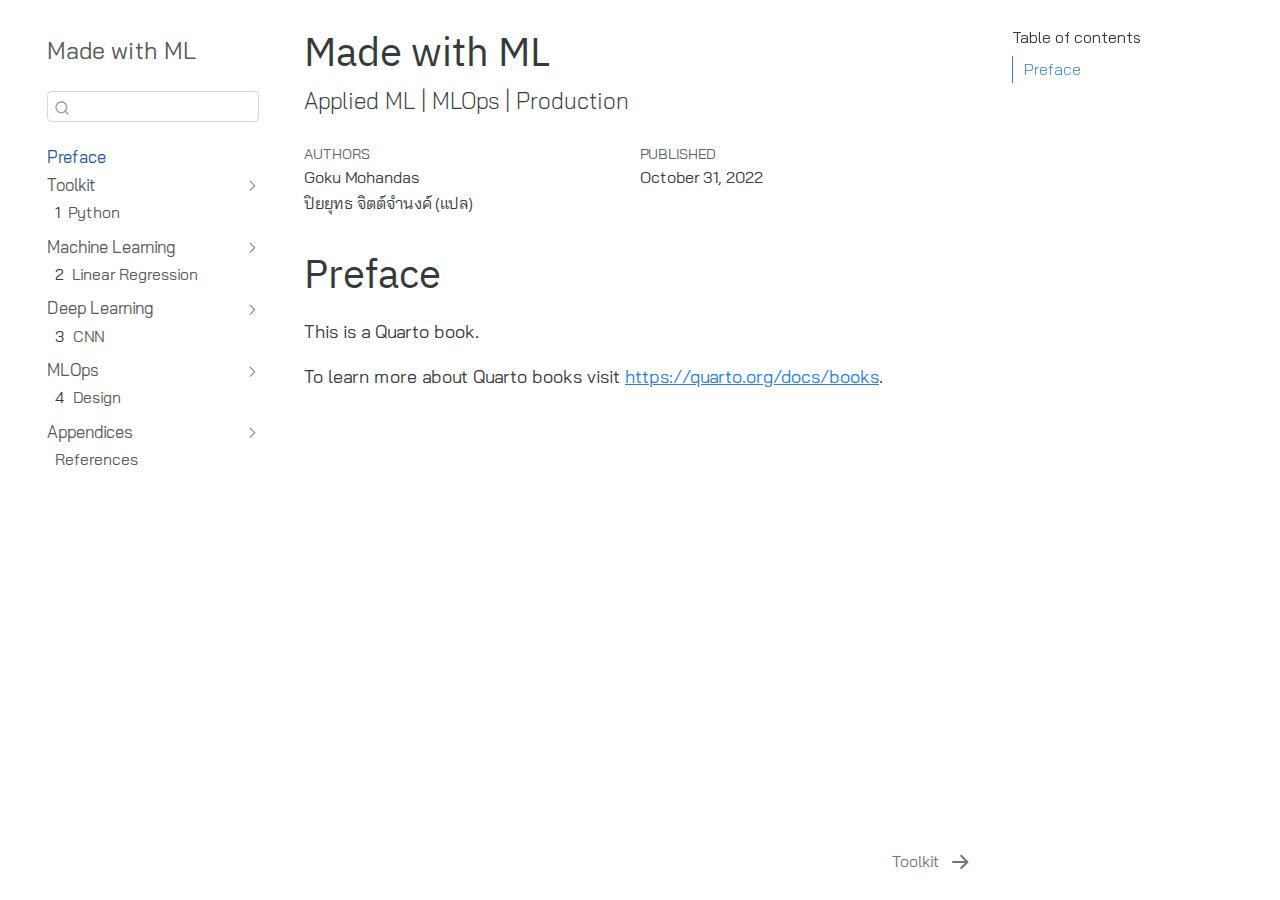
<file: docs/index.html>
<!DOCTYPE html>
<html xmlns="http://www.w3.org/1999/xhtml" lang="en" xml:lang="en"><head>

<meta charset="utf-8">
<meta name="generator" content="quarto-0.9.658">

<meta name="viewport" content="width=device-width, initial-scale=1.0, user-scalable=yes">

<meta name="author" content="Goku Mohandas">
<meta name="author" content="ปิยยุทธ จิตต์จำนงค์ (แปล)">
<meta name="dcterms.date" content="2022-10-31">

<title>Made with ML</title>
<style>
code{white-space: pre-wrap;}
span.smallcaps{font-variant: small-caps;}
span.underline{text-decoration: underline;}
div.column{display: inline-block; vertical-align: top; width: 50%;}
div.hanging-indent{margin-left: 1.5em; text-indent: -1.5em;}
ul.task-list{list-style: none;}
</style>


<script src="site_libs/quarto-nav/quarto-nav.js"></script>
<script src="site_libs/quarto-nav/headroom.min.js"></script>
<script src="site_libs/clipboard/clipboard.min.js"></script>
<script src="site_libs/quarto-search/autocomplete.umd.js"></script>
<script src="site_libs/quarto-search/fuse.min.js"></script>
<script src="site_libs/quarto-search/quarto-search.js"></script>
<meta name="quarto:offset" content="./">
<link href="./part-1.html" rel="next">
<script src="site_libs/quarto-html/quarto.js"></script>
<script src="site_libs/quarto-html/popper.min.js"></script>
<script src="site_libs/quarto-html/tippy.umd.min.js"></script>
<script src="site_libs/quarto-html/anchor.min.js"></script>
<link href="site_libs/quarto-html/tippy.css" rel="stylesheet">
<link href="site_libs/quarto-html/quarto-syntax-highlighting.css" rel="stylesheet" id="quarto-text-highlighting-styles">
<script src="site_libs/bootstrap/bootstrap.min.js"></script>
<link href="site_libs/bootstrap/bootstrap-icons.css" rel="stylesheet">
<link href="site_libs/bootstrap/bootstrap.min.css" rel="stylesheet">
<script id="quarto-search-options" type="application/json">{
  "location": "sidebar",
  "copy-button": false,
  "collapse-after": 3,
  "panel-placement": "start",
  "type": "textbox",
  "limit": 20,
  "language": {
    "search-no-results-text": "No results",
    "search-matching-documents-text": "matching documents",
    "search-copy-link-title": "Copy link to search",
    "search-hide-matches-text": "Hide additional matches",
    "search-more-match-text": "more match in this document",
    "search-more-matches-text": "more matches in this document",
    "search-clear-button-title": "Clear",
    "search-detached-cancel-button-title": "Cancel",
    "search-submit-button-title": "Submit"
  }
}</script>


<link rel="stylesheet" href="styles.css">
</head>

<body class="nav-sidebar floating">

<div id="quarto-search-results"></div>
  <header id="quarto-header" class="headroom fixed-top">
  <nav class="quarto-secondary-nav" data-bs-toggle="collapse" data-bs-target="#quarto-sidebar" aria-controls="quarto-sidebar" aria-expanded="false" aria-label="Toggle sidebar navigation" onclick="if (window.quartoToggleHeadroom) { window.quartoToggleHeadroom(); }">
    <div class="container-fluid d-flex justify-content-between">
      <h1 class="quarto-secondary-nav-title">Made with ML</h1>
      <button type="button" class="quarto-btn-toggle btn" aria-label="Show secondary navigation">
        <i class="bi bi-chevron-right"></i>
      </button>
    </div>
  </nav>
</header>
<!-- content -->
<div id="quarto-content" class="quarto-container page-columns page-rows-contents page-layout-article">
<!-- sidebar -->
  <nav id="quarto-sidebar" class="sidebar collapse sidebar-navigation floating overflow-auto">
    <div class="pt-lg-2 mt-2 text-left sidebar-header">
    <div class="sidebar-title mb-0 py-0">
      <a href="./">Made with ML</a> 
    </div>
      </div>
      <div class="mt-2 flex-shrink-0 align-items-center">
        <div class="sidebar-search">
        <div id="quarto-search" class="" title="Search"></div>
        </div>
      </div>
    <div class="sidebar-menu-container"> 
    <ul class="list-unstyled mt-1">
        <li class="sidebar-item">
  <div class="sidebar-item-container"> 
  <a href="./index.html" class="sidebar-item-text sidebar-link active">Preface</a>
  </div>
</li>
        <li class="sidebar-item sidebar-item-section">
    <div class="sidebar-item-container"> 
        <a href="./part-1.html" class="sidebar-item-text sidebar-link">Toolkit</a>
      <a class="sidebar-item-toggle text-start" data-bs-toggle="collapse" data-bs-target="#quarto-sidebar-section-1" aria-expanded="true">
        <i class="bi bi-chevron-right ms-2"></i>
      </a>
    </div>
    <ul id="quarto-sidebar-section-1" class="collapse list-unstyled sidebar-section depth1 show">  
        <li class="sidebar-item">
  <div class="sidebar-item-container"> 
  <a href="./part1/python.html" class="sidebar-item-text sidebar-link"><span class="chapter-number">1</span>&nbsp; <span class="chapter-title">Python</span></a>
  </div>
</li>
    </ul>
  </li>
        <li class="sidebar-item sidebar-item-section">
    <div class="sidebar-item-container"> 
        <a href="./part-2.html" class="sidebar-item-text sidebar-link">Machine Learning</a>
      <a class="sidebar-item-toggle text-start" data-bs-toggle="collapse" data-bs-target="#quarto-sidebar-section-2" aria-expanded="true">
        <i class="bi bi-chevron-right ms-2"></i>
      </a>
    </div>
    <ul id="quarto-sidebar-section-2" class="collapse list-unstyled sidebar-section depth1 show">  
        <li class="sidebar-item">
  <div class="sidebar-item-container"> 
  <a href="./part2/linear_regression.html" class="sidebar-item-text sidebar-link"><span class="chapter-number">2</span>&nbsp; <span class="chapter-title">Linear Regression</span></a>
  </div>
</li>
    </ul>
  </li>
        <li class="sidebar-item sidebar-item-section">
    <div class="sidebar-item-container"> 
        <a href="./part-3.html" class="sidebar-item-text sidebar-link">Deep Learning</a>
      <a class="sidebar-item-toggle text-start" data-bs-toggle="collapse" data-bs-target="#quarto-sidebar-section-3" aria-expanded="true">
        <i class="bi bi-chevron-right ms-2"></i>
      </a>
    </div>
    <ul id="quarto-sidebar-section-3" class="collapse list-unstyled sidebar-section depth1 show">  
        <li class="sidebar-item">
  <div class="sidebar-item-container"> 
  <a href="./part3/cnn.html" class="sidebar-item-text sidebar-link"><span class="chapter-number">3</span>&nbsp; <span class="chapter-title">CNN</span></a>
  </div>
</li>
    </ul>
  </li>
        <li class="sidebar-item sidebar-item-section">
    <div class="sidebar-item-container"> 
        <a href="./part-4.html" class="sidebar-item-text sidebar-link">MLOps</a>
      <a class="sidebar-item-toggle text-start" data-bs-toggle="collapse" data-bs-target="#quarto-sidebar-section-4" aria-expanded="true">
        <i class="bi bi-chevron-right ms-2"></i>
      </a>
    </div>
    <ul id="quarto-sidebar-section-4" class="collapse list-unstyled sidebar-section depth1 show">  
        <li class="sidebar-item">
  <div class="sidebar-item-container"> 
  <a href="./part4/design.html" class="sidebar-item-text sidebar-link"><span class="chapter-number">4</span>&nbsp; <span class="chapter-title">Design</span></a>
  </div>
</li>
    </ul>
  </li>
        <li class="sidebar-item sidebar-item-section">
    <div class="sidebar-item-container"> 
        <a class="sidebar-item-text sidebar-link text-start" data-bs-toggle="collapse" data-bs-target="#quarto-sidebar-section-5" aria-expanded="true">Appendices</a>
      <a class="sidebar-item-toggle text-start" data-bs-toggle="collapse" data-bs-target="#quarto-sidebar-section-5" aria-expanded="true">
        <i class="bi bi-chevron-right ms-2"></i>
      </a>
    </div>
    <ul id="quarto-sidebar-section-5" class="collapse list-unstyled sidebar-section depth1 show">  
        <li class="sidebar-item">
  <div class="sidebar-item-container"> 
  <a href="./references.html" class="sidebar-item-text sidebar-link">References</a>
  </div>
</li>
    </ul>
  </li>
    </ul>
    </div>
</nav>
<!-- margin-sidebar -->
    <div id="quarto-margin-sidebar" class="sidebar margin-sidebar">
        <nav id="TOC" role="doc-toc">
    <h2 id="toc-title">Table of contents</h2>
   
  <ul>
  <li><a href="#preface" id="toc-preface" class="nav-link active" data-scroll-target="#preface">Preface</a></li>
  </ul>
</nav>
    </div>
<!-- main -->
<main class="content" id="quarto-document-content">

<header id="title-block-header" class="quarto-title-block default">
<div class="quarto-title">
<h1 class="title d-none d-lg-block">Made with ML</h1>
<p class="subtitle lead">Applied ML | MLOps | Production</p>
</div>



<div class="quarto-title-meta">

    <div>
    <div class="quarto-title-meta-heading">Authors</div>
    <div class="quarto-title-meta-contents">
             <p>Goku Mohandas </p>
             <p>ปิยยุทธ จิตต์จำนงค์ (แปล) </p>
          </div>
  </div>
    
    <div>
    <div class="quarto-title-meta-heading">Published</div>
    <div class="quarto-title-meta-contents">
      <p class="date">October 31, 2022</p>
    </div>
  </div>
    
  </div>
  

</header>

<section id="preface" class="level1 unnumbered">
<h1 class="unnumbered">Preface</h1>
<p>This is a Quarto book.</p>
<p>To learn more about Quarto books visit <a href="https://quarto.org/docs/books" class="uri">https://quarto.org/docs/books</a>.</p>


</section>

</main> <!-- /main -->
<script id="quarto-html-after-body" type="application/javascript">
window.document.addEventListener("DOMContentLoaded", function (event) {
  const icon = "";
  const anchorJS = new window.AnchorJS();
  anchorJS.options = {
    placement: 'right',
    icon: icon
  };
  anchorJS.add('.anchored');
  const clipboard = new window.ClipboardJS('.code-copy-button', {
    target: function(trigger) {
      return trigger.previousElementSibling;
    }
  });
  clipboard.on('success', function(e) {
    // button target
    const button = e.trigger;
    // don't keep focus
    button.blur();
    // flash "checked"
    button.classList.add('code-copy-button-checked');
    var currentTitle = button.getAttribute("title");
    button.setAttribute("title", "Copied!");
    setTimeout(function() {
      button.setAttribute("title", currentTitle);
      button.classList.remove('code-copy-button-checked');
    }, 1000);
    // clear code selection
    e.clearSelection();
  });
  function tippyHover(el, contentFn) {
    const config = {
      allowHTML: true,
      content: contentFn,
      maxWidth: 500,
      delay: 100,
      arrow: false,
      appendTo: function(el) {
          return el.parentElement;
      },
      interactive: true,
      interactiveBorder: 10,
      theme: 'quarto',
      placement: 'bottom-start'
    };
    window.tippy(el, config); 
  }
  const noterefs = window.document.querySelectorAll('a[role="doc-noteref"]');
  for (var i=0; i<noterefs.length; i++) {
    const ref = noterefs[i];
    tippyHover(ref, function() {
      let href = ref.getAttribute('href');
      try { href = new URL(href).hash; } catch {}
      const id = href.replace(/^#\/?/, "");
      const note = window.document.getElementById(id);
      return note.innerHTML;
    });
  }
  var bibliorefs = window.document.querySelectorAll('a[role="doc-biblioref"]');
  for (var i=0; i<bibliorefs.length; i++) {
    const ref = bibliorefs[i];
    const cites = ref.parentNode.getAttribute('data-cites').split(' ');
    tippyHover(ref, function() {
      var popup = window.document.createElement('div');
      cites.forEach(function(cite) {
        var citeDiv = window.document.createElement('div');
        citeDiv.classList.add('hanging-indent');
        citeDiv.classList.add('csl-entry');
        var biblioDiv = window.document.getElementById('ref-' + cite);
        if (biblioDiv) {
          citeDiv.innerHTML = biblioDiv.innerHTML;
        }
        popup.appendChild(citeDiv);
      });
      return popup.innerHTML;
    });
  }
});
</script>
<nav class="page-navigation">
  <div class="nav-page nav-page-previous">
  </div>
  <div class="nav-page nav-page-next">
      <a href="./part-1.html" class="pagination-link">
        <span class="nav-page-text">Toolkit</span> <i class="bi bi-arrow-right-short"></i>
      </a>
  </div>
</nav>
</div> <!-- /content -->



</body></html>
</file>
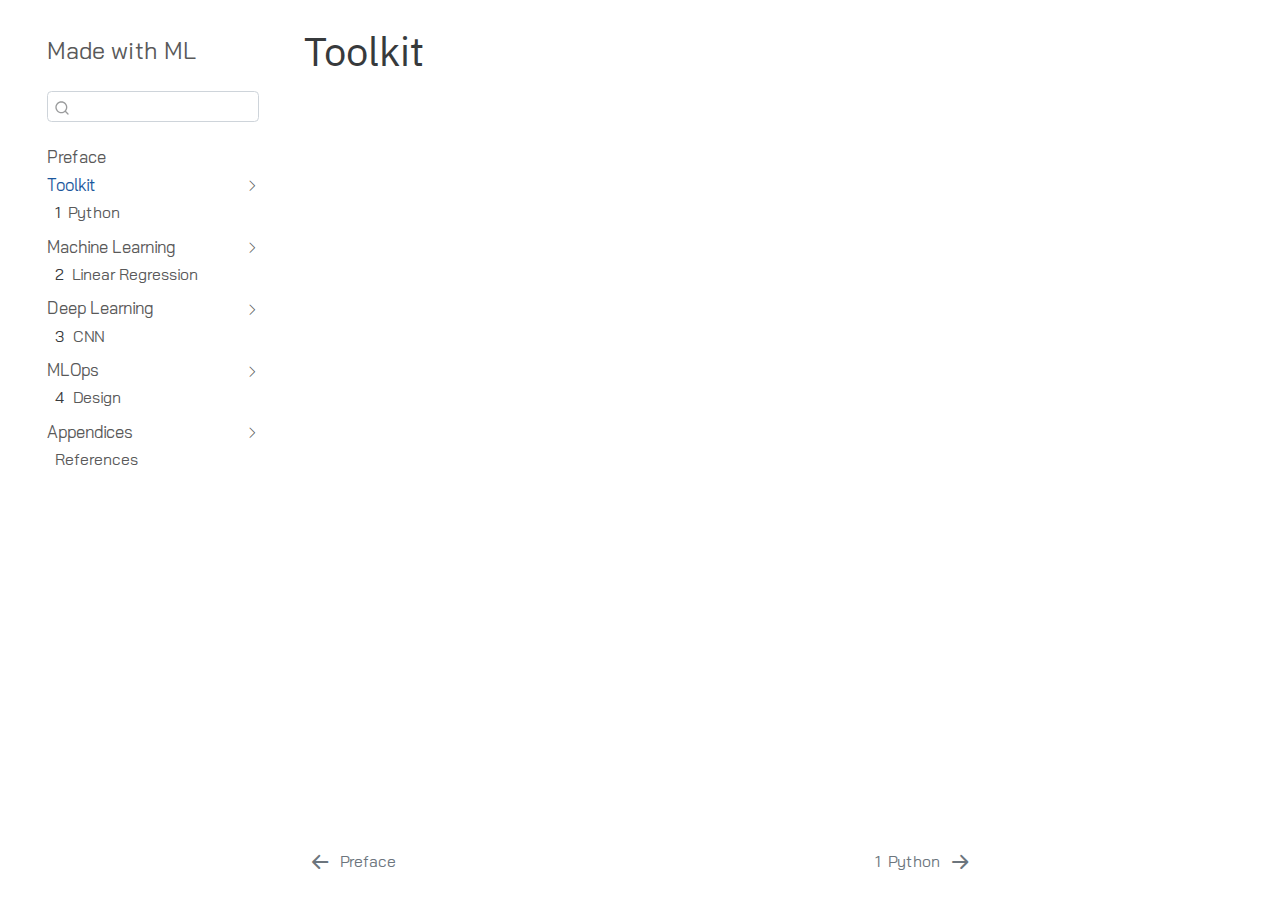
<file: docs/part-1.html>
<!DOCTYPE html>
<html xmlns="http://www.w3.org/1999/xhtml" lang="en" xml:lang="en"><head>

<meta charset="utf-8">
<meta name="generator" content="quarto-0.9.658">

<meta name="viewport" content="width=device-width, initial-scale=1.0, user-scalable=yes">


<title>Made with ML - Toolkit</title>
<style>
code{white-space: pre-wrap;}
span.smallcaps{font-variant: small-caps;}
span.underline{text-decoration: underline;}
div.column{display: inline-block; vertical-align: top; width: 50%;}
div.hanging-indent{margin-left: 1.5em; text-indent: -1.5em;}
ul.task-list{list-style: none;}
</style>


<script src="site_libs/quarto-nav/quarto-nav.js"></script>
<script src="site_libs/quarto-nav/headroom.min.js"></script>
<script src="site_libs/clipboard/clipboard.min.js"></script>
<script src="site_libs/quarto-search/autocomplete.umd.js"></script>
<script src="site_libs/quarto-search/fuse.min.js"></script>
<script src="site_libs/quarto-search/quarto-search.js"></script>
<meta name="quarto:offset" content="./">
<link href="./part1/python.html" rel="next">
<link href="./index.html" rel="prev">
<script src="site_libs/quarto-html/quarto.js"></script>
<script src="site_libs/quarto-html/popper.min.js"></script>
<script src="site_libs/quarto-html/tippy.umd.min.js"></script>
<script src="site_libs/quarto-html/anchor.min.js"></script>
<link href="site_libs/quarto-html/tippy.css" rel="stylesheet">
<link href="site_libs/quarto-html/quarto-syntax-highlighting.css" rel="stylesheet" id="quarto-text-highlighting-styles">
<script src="site_libs/bootstrap/bootstrap.min.js"></script>
<link href="site_libs/bootstrap/bootstrap-icons.css" rel="stylesheet">
<link href="site_libs/bootstrap/bootstrap.min.css" rel="stylesheet">
<script id="quarto-search-options" type="application/json">{
  "location": "sidebar",
  "copy-button": false,
  "collapse-after": 3,
  "panel-placement": "start",
  "type": "textbox",
  "limit": 20,
  "language": {
    "search-no-results-text": "No results",
    "search-matching-documents-text": "matching documents",
    "search-copy-link-title": "Copy link to search",
    "search-hide-matches-text": "Hide additional matches",
    "search-more-match-text": "more match in this document",
    "search-more-matches-text": "more matches in this document",
    "search-clear-button-title": "Clear",
    "search-detached-cancel-button-title": "Cancel",
    "search-submit-button-title": "Submit"
  }
}</script>


<link rel="stylesheet" href="styles.css">
</head>

<body class="nav-sidebar floating">

<div id="quarto-search-results"></div>
  <header id="quarto-header" class="headroom fixed-top">
  <nav class="quarto-secondary-nav" data-bs-toggle="collapse" data-bs-target="#quarto-sidebar" aria-controls="quarto-sidebar" aria-expanded="false" aria-label="Toggle sidebar navigation" onclick="if (window.quartoToggleHeadroom) { window.quartoToggleHeadroom(); }">
    <div class="container-fluid d-flex justify-content-between">
      <h1 class="quarto-secondary-nav-title">Toolkit</h1>
      <button type="button" class="quarto-btn-toggle btn" aria-label="Show secondary navigation">
        <i class="bi bi-chevron-right"></i>
      </button>
    </div>
  </nav>
</header>
<!-- content -->
<div id="quarto-content" class="quarto-container page-columns page-rows-contents page-layout-article">
<!-- sidebar -->
  <nav id="quarto-sidebar" class="sidebar collapse sidebar-navigation floating overflow-auto">
    <div class="pt-lg-2 mt-2 text-left sidebar-header">
    <div class="sidebar-title mb-0 py-0">
      <a href="./">Made with ML</a> 
    </div>
      </div>
      <div class="mt-2 flex-shrink-0 align-items-center">
        <div class="sidebar-search">
        <div id="quarto-search" class="" title="Search"></div>
        </div>
      </div>
    <div class="sidebar-menu-container"> 
    <ul class="list-unstyled mt-1">
        <li class="sidebar-item">
  <div class="sidebar-item-container"> 
  <a href="./index.html" class="sidebar-item-text sidebar-link">Preface</a>
  </div>
</li>
        <li class="sidebar-item sidebar-item-section">
    <div class="sidebar-item-container"> 
        <a href="./part-1.html" class="sidebar-item-text sidebar-link active">Toolkit</a>
      <a class="sidebar-item-toggle text-start" data-bs-toggle="collapse" data-bs-target="#quarto-sidebar-section-1" aria-expanded="true">
        <i class="bi bi-chevron-right ms-2"></i>
      </a>
    </div>
    <ul id="quarto-sidebar-section-1" class="collapse list-unstyled sidebar-section depth1 show">  
        <li class="sidebar-item">
  <div class="sidebar-item-container"> 
  <a href="./part1/python.html" class="sidebar-item-text sidebar-link"><span class="chapter-number">1</span>&nbsp; <span class="chapter-title">Python</span></a>
  </div>
</li>
    </ul>
  </li>
        <li class="sidebar-item sidebar-item-section">
    <div class="sidebar-item-container"> 
        <a href="./part-2.html" class="sidebar-item-text sidebar-link">Machine Learning</a>
      <a class="sidebar-item-toggle text-start" data-bs-toggle="collapse" data-bs-target="#quarto-sidebar-section-2" aria-expanded="true">
        <i class="bi bi-chevron-right ms-2"></i>
      </a>
    </div>
    <ul id="quarto-sidebar-section-2" class="collapse list-unstyled sidebar-section depth1 show">  
        <li class="sidebar-item">
  <div class="sidebar-item-container"> 
  <a href="./part2/linear_regression.html" class="sidebar-item-text sidebar-link"><span class="chapter-number">2</span>&nbsp; <span class="chapter-title">Linear Regression</span></a>
  </div>
</li>
    </ul>
  </li>
        <li class="sidebar-item sidebar-item-section">
    <div class="sidebar-item-container"> 
        <a href="./part-3.html" class="sidebar-item-text sidebar-link">Deep Learning</a>
      <a class="sidebar-item-toggle text-start" data-bs-toggle="collapse" data-bs-target="#quarto-sidebar-section-3" aria-expanded="true">
        <i class="bi bi-chevron-right ms-2"></i>
      </a>
    </div>
    <ul id="quarto-sidebar-section-3" class="collapse list-unstyled sidebar-section depth1 show">  
        <li class="sidebar-item">
  <div class="sidebar-item-container"> 
  <a href="./part3/cnn.html" class="sidebar-item-text sidebar-link"><span class="chapter-number">3</span>&nbsp; <span class="chapter-title">CNN</span></a>
  </div>
</li>
    </ul>
  </li>
        <li class="sidebar-item sidebar-item-section">
    <div class="sidebar-item-container"> 
        <a href="./part-4.html" class="sidebar-item-text sidebar-link">MLOps</a>
      <a class="sidebar-item-toggle text-start" data-bs-toggle="collapse" data-bs-target="#quarto-sidebar-section-4" aria-expanded="true">
        <i class="bi bi-chevron-right ms-2"></i>
      </a>
    </div>
    <ul id="quarto-sidebar-section-4" class="collapse list-unstyled sidebar-section depth1 show">  
        <li class="sidebar-item">
  <div class="sidebar-item-container"> 
  <a href="./part4/design.html" class="sidebar-item-text sidebar-link"><span class="chapter-number">4</span>&nbsp; <span class="chapter-title">Design</span></a>
  </div>
</li>
    </ul>
  </li>
        <li class="sidebar-item sidebar-item-section">
    <div class="sidebar-item-container"> 
        <a class="sidebar-item-text sidebar-link text-start" data-bs-toggle="collapse" data-bs-target="#quarto-sidebar-section-5" aria-expanded="true">Appendices</a>
      <a class="sidebar-item-toggle text-start" data-bs-toggle="collapse" data-bs-target="#quarto-sidebar-section-5" aria-expanded="true">
        <i class="bi bi-chevron-right ms-2"></i>
      </a>
    </div>
    <ul id="quarto-sidebar-section-5" class="collapse list-unstyled sidebar-section depth1 show">  
        <li class="sidebar-item">
  <div class="sidebar-item-container"> 
  <a href="./references.html" class="sidebar-item-text sidebar-link">References</a>
  </div>
</li>
    </ul>
  </li>
    </ul>
    </div>
</nav>
<!-- margin-sidebar -->
    <div id="quarto-margin-sidebar" class="sidebar margin-sidebar">
        
    </div>
<!-- main -->
<main class="content" id="quarto-document-content">

<header id="title-block-header" class="quarto-title-block default">
<div class="quarto-title">
<h1 class="title d-none d-lg-block">Toolkit</h1>
</div>



<div class="quarto-title-meta">

    
    
  </div>
  

</header>




</main> <!-- /main -->
<script id="quarto-html-after-body" type="application/javascript">
window.document.addEventListener("DOMContentLoaded", function (event) {
  const icon = "";
  const anchorJS = new window.AnchorJS();
  anchorJS.options = {
    placement: 'right',
    icon: icon
  };
  anchorJS.add('.anchored');
  const clipboard = new window.ClipboardJS('.code-copy-button', {
    target: function(trigger) {
      return trigger.previousElementSibling;
    }
  });
  clipboard.on('success', function(e) {
    // button target
    const button = e.trigger;
    // don't keep focus
    button.blur();
    // flash "checked"
    button.classList.add('code-copy-button-checked');
    var currentTitle = button.getAttribute("title");
    button.setAttribute("title", "Copied!");
    setTimeout(function() {
      button.setAttribute("title", currentTitle);
      button.classList.remove('code-copy-button-checked');
    }, 1000);
    // clear code selection
    e.clearSelection();
  });
  function tippyHover(el, contentFn) {
    const config = {
      allowHTML: true,
      content: contentFn,
      maxWidth: 500,
      delay: 100,
      arrow: false,
      appendTo: function(el) {
          return el.parentElement;
      },
      interactive: true,
      interactiveBorder: 10,
      theme: 'quarto',
      placement: 'bottom-start'
    };
    window.tippy(el, config); 
  }
  const noterefs = window.document.querySelectorAll('a[role="doc-noteref"]');
  for (var i=0; i<noterefs.length; i++) {
    const ref = noterefs[i];
    tippyHover(ref, function() {
      let href = ref.getAttribute('href');
      try { href = new URL(href).hash; } catch {}
      const id = href.replace(/^#\/?/, "");
      const note = window.document.getElementById(id);
      return note.innerHTML;
    });
  }
  var bibliorefs = window.document.querySelectorAll('a[role="doc-biblioref"]');
  for (var i=0; i<bibliorefs.length; i++) {
    const ref = bibliorefs[i];
    const cites = ref.parentNode.getAttribute('data-cites').split(' ');
    tippyHover(ref, function() {
      var popup = window.document.createElement('div');
      cites.forEach(function(cite) {
        var citeDiv = window.document.createElement('div');
        citeDiv.classList.add('hanging-indent');
        citeDiv.classList.add('csl-entry');
        var biblioDiv = window.document.getElementById('ref-' + cite);
        if (biblioDiv) {
          citeDiv.innerHTML = biblioDiv.innerHTML;
        }
        popup.appendChild(citeDiv);
      });
      return popup.innerHTML;
    });
  }
});
</script>
<nav class="page-navigation">
  <div class="nav-page nav-page-previous">
      <a href="./index.html" class="pagination-link">
        <i class="bi bi-arrow-left-short"></i> <span class="nav-page-text">Preface</span>
      </a>          
  </div>
  <div class="nav-page nav-page-next">
      <a href="./part1/python.html" class="pagination-link">
        <span class="nav-page-text"><span class="chapter-number">1</span>&nbsp; <span class="chapter-title">Python</span></span> <i class="bi bi-arrow-right-short"></i>
      </a>
  </div>
</nav>
</div> <!-- /content -->



</body></html>
</file>
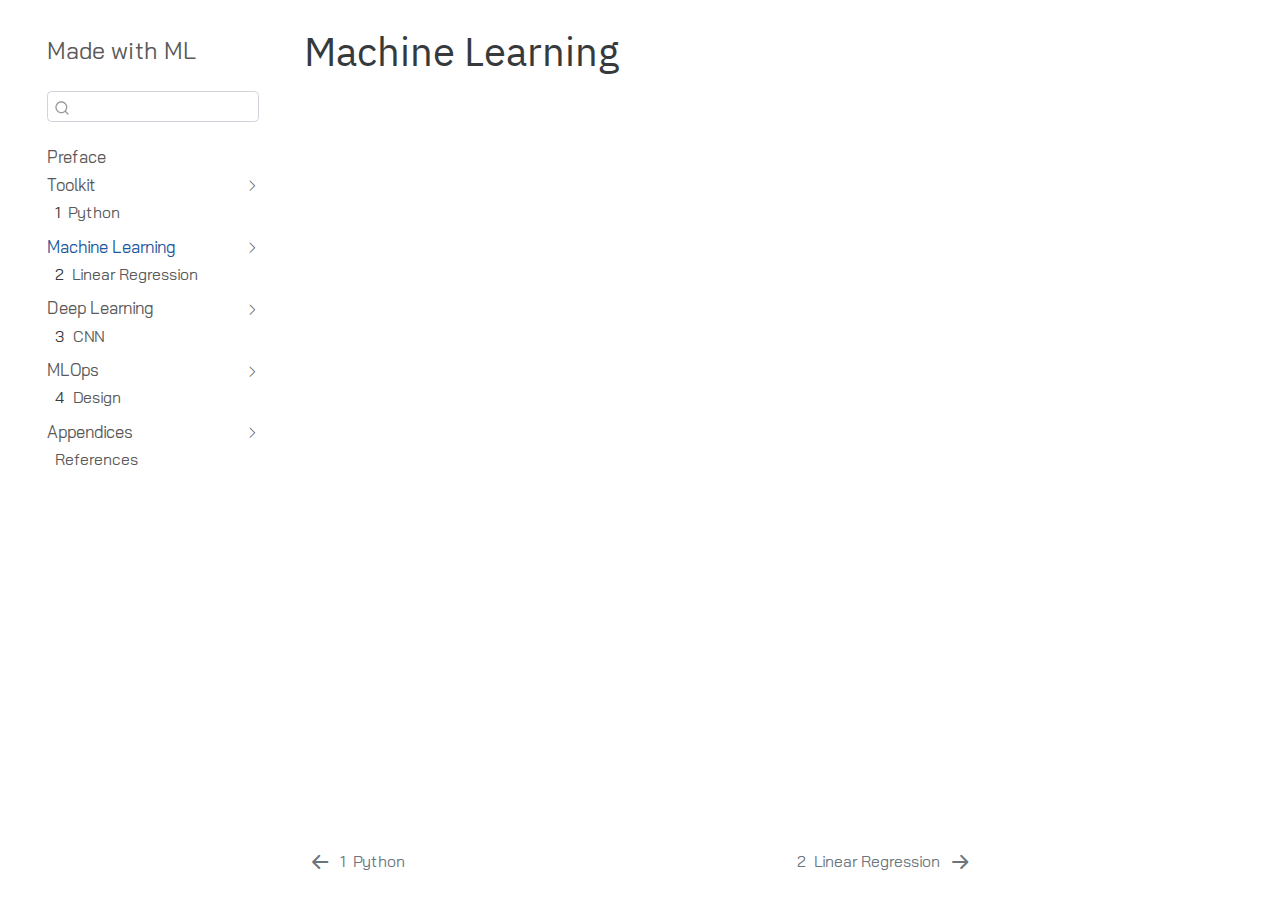
<file: docs/part-2.html>
<!DOCTYPE html>
<html xmlns="http://www.w3.org/1999/xhtml" lang="en" xml:lang="en"><head>

<meta charset="utf-8">
<meta name="generator" content="quarto-0.9.658">

<meta name="viewport" content="width=device-width, initial-scale=1.0, user-scalable=yes">


<title>Made with ML - Machine Learning</title>
<style>
code{white-space: pre-wrap;}
span.smallcaps{font-variant: small-caps;}
span.underline{text-decoration: underline;}
div.column{display: inline-block; vertical-align: top; width: 50%;}
div.hanging-indent{margin-left: 1.5em; text-indent: -1.5em;}
ul.task-list{list-style: none;}
</style>


<script src="site_libs/quarto-nav/quarto-nav.js"></script>
<script src="site_libs/quarto-nav/headroom.min.js"></script>
<script src="site_libs/clipboard/clipboard.min.js"></script>
<script src="site_libs/quarto-search/autocomplete.umd.js"></script>
<script src="site_libs/quarto-search/fuse.min.js"></script>
<script src="site_libs/quarto-search/quarto-search.js"></script>
<meta name="quarto:offset" content="./">
<link href="./part2/linear_regression.html" rel="next">
<link href="./part1/python.html" rel="prev">
<script src="site_libs/quarto-html/quarto.js"></script>
<script src="site_libs/quarto-html/popper.min.js"></script>
<script src="site_libs/quarto-html/tippy.umd.min.js"></script>
<script src="site_libs/quarto-html/anchor.min.js"></script>
<link href="site_libs/quarto-html/tippy.css" rel="stylesheet">
<link href="site_libs/quarto-html/quarto-syntax-highlighting.css" rel="stylesheet" id="quarto-text-highlighting-styles">
<script src="site_libs/bootstrap/bootstrap.min.js"></script>
<link href="site_libs/bootstrap/bootstrap-icons.css" rel="stylesheet">
<link href="site_libs/bootstrap/bootstrap.min.css" rel="stylesheet">
<script id="quarto-search-options" type="application/json">{
  "location": "sidebar",
  "copy-button": false,
  "collapse-after": 3,
  "panel-placement": "start",
  "type": "textbox",
  "limit": 20,
  "language": {
    "search-no-results-text": "No results",
    "search-matching-documents-text": "matching documents",
    "search-copy-link-title": "Copy link to search",
    "search-hide-matches-text": "Hide additional matches",
    "search-more-match-text": "more match in this document",
    "search-more-matches-text": "more matches in this document",
    "search-clear-button-title": "Clear",
    "search-detached-cancel-button-title": "Cancel",
    "search-submit-button-title": "Submit"
  }
}</script>


<link rel="stylesheet" href="styles.css">
</head>

<body class="nav-sidebar floating">

<div id="quarto-search-results"></div>
  <header id="quarto-header" class="headroom fixed-top">
  <nav class="quarto-secondary-nav" data-bs-toggle="collapse" data-bs-target="#quarto-sidebar" aria-controls="quarto-sidebar" aria-expanded="false" aria-label="Toggle sidebar navigation" onclick="if (window.quartoToggleHeadroom) { window.quartoToggleHeadroom(); }">
    <div class="container-fluid d-flex justify-content-between">
      <h1 class="quarto-secondary-nav-title">Machine Learning</h1>
      <button type="button" class="quarto-btn-toggle btn" aria-label="Show secondary navigation">
        <i class="bi bi-chevron-right"></i>
      </button>
    </div>
  </nav>
</header>
<!-- content -->
<div id="quarto-content" class="quarto-container page-columns page-rows-contents page-layout-article">
<!-- sidebar -->
  <nav id="quarto-sidebar" class="sidebar collapse sidebar-navigation floating overflow-auto">
    <div class="pt-lg-2 mt-2 text-left sidebar-header">
    <div class="sidebar-title mb-0 py-0">
      <a href="./">Made with ML</a> 
    </div>
      </div>
      <div class="mt-2 flex-shrink-0 align-items-center">
        <div class="sidebar-search">
        <div id="quarto-search" class="" title="Search"></div>
        </div>
      </div>
    <div class="sidebar-menu-container"> 
    <ul class="list-unstyled mt-1">
        <li class="sidebar-item">
  <div class="sidebar-item-container"> 
  <a href="./index.html" class="sidebar-item-text sidebar-link">Preface</a>
  </div>
</li>
        <li class="sidebar-item sidebar-item-section">
    <div class="sidebar-item-container"> 
        <a href="./part-1.html" class="sidebar-item-text sidebar-link">Toolkit</a>
      <a class="sidebar-item-toggle text-start" data-bs-toggle="collapse" data-bs-target="#quarto-sidebar-section-1" aria-expanded="true">
        <i class="bi bi-chevron-right ms-2"></i>
      </a>
    </div>
    <ul id="quarto-sidebar-section-1" class="collapse list-unstyled sidebar-section depth1 show">  
        <li class="sidebar-item">
  <div class="sidebar-item-container"> 
  <a href="./part1/python.html" class="sidebar-item-text sidebar-link"><span class="chapter-number">1</span>&nbsp; <span class="chapter-title">Python</span></a>
  </div>
</li>
    </ul>
  </li>
        <li class="sidebar-item sidebar-item-section">
    <div class="sidebar-item-container"> 
        <a href="./part-2.html" class="sidebar-item-text sidebar-link active">Machine Learning</a>
      <a class="sidebar-item-toggle text-start" data-bs-toggle="collapse" data-bs-target="#quarto-sidebar-section-2" aria-expanded="true">
        <i class="bi bi-chevron-right ms-2"></i>
      </a>
    </div>
    <ul id="quarto-sidebar-section-2" class="collapse list-unstyled sidebar-section depth1 show">  
        <li class="sidebar-item">
  <div class="sidebar-item-container"> 
  <a href="./part2/linear_regression.html" class="sidebar-item-text sidebar-link"><span class="chapter-number">2</span>&nbsp; <span class="chapter-title">Linear Regression</span></a>
  </div>
</li>
    </ul>
  </li>
        <li class="sidebar-item sidebar-item-section">
    <div class="sidebar-item-container"> 
        <a href="./part-3.html" class="sidebar-item-text sidebar-link">Deep Learning</a>
      <a class="sidebar-item-toggle text-start" data-bs-toggle="collapse" data-bs-target="#quarto-sidebar-section-3" aria-expanded="true">
        <i class="bi bi-chevron-right ms-2"></i>
      </a>
    </div>
    <ul id="quarto-sidebar-section-3" class="collapse list-unstyled sidebar-section depth1 show">  
        <li class="sidebar-item">
  <div class="sidebar-item-container"> 
  <a href="./part3/cnn.html" class="sidebar-item-text sidebar-link"><span class="chapter-number">3</span>&nbsp; <span class="chapter-title">CNN</span></a>
  </div>
</li>
    </ul>
  </li>
        <li class="sidebar-item sidebar-item-section">
    <div class="sidebar-item-container"> 
        <a href="./part-4.html" class="sidebar-item-text sidebar-link">MLOps</a>
      <a class="sidebar-item-toggle text-start" data-bs-toggle="collapse" data-bs-target="#quarto-sidebar-section-4" aria-expanded="true">
        <i class="bi bi-chevron-right ms-2"></i>
      </a>
    </div>
    <ul id="quarto-sidebar-section-4" class="collapse list-unstyled sidebar-section depth1 show">  
        <li class="sidebar-item">
  <div class="sidebar-item-container"> 
  <a href="./part4/design.html" class="sidebar-item-text sidebar-link"><span class="chapter-number">4</span>&nbsp; <span class="chapter-title">Design</span></a>
  </div>
</li>
    </ul>
  </li>
        <li class="sidebar-item sidebar-item-section">
    <div class="sidebar-item-container"> 
        <a class="sidebar-item-text sidebar-link text-start" data-bs-toggle="collapse" data-bs-target="#quarto-sidebar-section-5" aria-expanded="true">Appendices</a>
      <a class="sidebar-item-toggle text-start" data-bs-toggle="collapse" data-bs-target="#quarto-sidebar-section-5" aria-expanded="true">
        <i class="bi bi-chevron-right ms-2"></i>
      </a>
    </div>
    <ul id="quarto-sidebar-section-5" class="collapse list-unstyled sidebar-section depth1 show">  
        <li class="sidebar-item">
  <div class="sidebar-item-container"> 
  <a href="./references.html" class="sidebar-item-text sidebar-link">References</a>
  </div>
</li>
    </ul>
  </li>
    </ul>
    </div>
</nav>
<!-- margin-sidebar -->
    <div id="quarto-margin-sidebar" class="sidebar margin-sidebar">
        
    </div>
<!-- main -->
<main class="content" id="quarto-document-content">

<header id="title-block-header" class="quarto-title-block default">
<div class="quarto-title">
<h1 class="title d-none d-lg-block">Machine Learning</h1>
</div>



<div class="quarto-title-meta">

    
    
  </div>
  

</header>




</main> <!-- /main -->
<script id="quarto-html-after-body" type="application/javascript">
window.document.addEventListener("DOMContentLoaded", function (event) {
  const icon = "";
  const anchorJS = new window.AnchorJS();
  anchorJS.options = {
    placement: 'right',
    icon: icon
  };
  anchorJS.add('.anchored');
  const clipboard = new window.ClipboardJS('.code-copy-button', {
    target: function(trigger) {
      return trigger.previousElementSibling;
    }
  });
  clipboard.on('success', function(e) {
    // button target
    const button = e.trigger;
    // don't keep focus
    button.blur();
    // flash "checked"
    button.classList.add('code-copy-button-checked');
    var currentTitle = button.getAttribute("title");
    button.setAttribute("title", "Copied!");
    setTimeout(function() {
      button.setAttribute("title", currentTitle);
      button.classList.remove('code-copy-button-checked');
    }, 1000);
    // clear code selection
    e.clearSelection();
  });
  function tippyHover(el, contentFn) {
    const config = {
      allowHTML: true,
      content: contentFn,
      maxWidth: 500,
      delay: 100,
      arrow: false,
      appendTo: function(el) {
          return el.parentElement;
      },
      interactive: true,
      interactiveBorder: 10,
      theme: 'quarto',
      placement: 'bottom-start'
    };
    window.tippy(el, config); 
  }
  const noterefs = window.document.querySelectorAll('a[role="doc-noteref"]');
  for (var i=0; i<noterefs.length; i++) {
    const ref = noterefs[i];
    tippyHover(ref, function() {
      let href = ref.getAttribute('href');
      try { href = new URL(href).hash; } catch {}
      const id = href.replace(/^#\/?/, "");
      const note = window.document.getElementById(id);
      return note.innerHTML;
    });
  }
  var bibliorefs = window.document.querySelectorAll('a[role="doc-biblioref"]');
  for (var i=0; i<bibliorefs.length; i++) {
    const ref = bibliorefs[i];
    const cites = ref.parentNode.getAttribute('data-cites').split(' ');
    tippyHover(ref, function() {
      var popup = window.document.createElement('div');
      cites.forEach(function(cite) {
        var citeDiv = window.document.createElement('div');
        citeDiv.classList.add('hanging-indent');
        citeDiv.classList.add('csl-entry');
        var biblioDiv = window.document.getElementById('ref-' + cite);
        if (biblioDiv) {
          citeDiv.innerHTML = biblioDiv.innerHTML;
        }
        popup.appendChild(citeDiv);
      });
      return popup.innerHTML;
    });
  }
});
</script>
<nav class="page-navigation">
  <div class="nav-page nav-page-previous">
      <a href="./part1/python.html" class="pagination-link">
        <i class="bi bi-arrow-left-short"></i> <span class="nav-page-text"><span class="chapter-number">1</span>&nbsp; <span class="chapter-title">Python</span></span>
      </a>          
  </div>
  <div class="nav-page nav-page-next">
      <a href="./part2/linear_regression.html" class="pagination-link">
        <span class="nav-page-text"><span class="chapter-number">2</span>&nbsp; <span class="chapter-title">Linear Regression</span></span> <i class="bi bi-arrow-right-short"></i>
      </a>
  </div>
</nav>
</div> <!-- /content -->



</body></html>
</file>
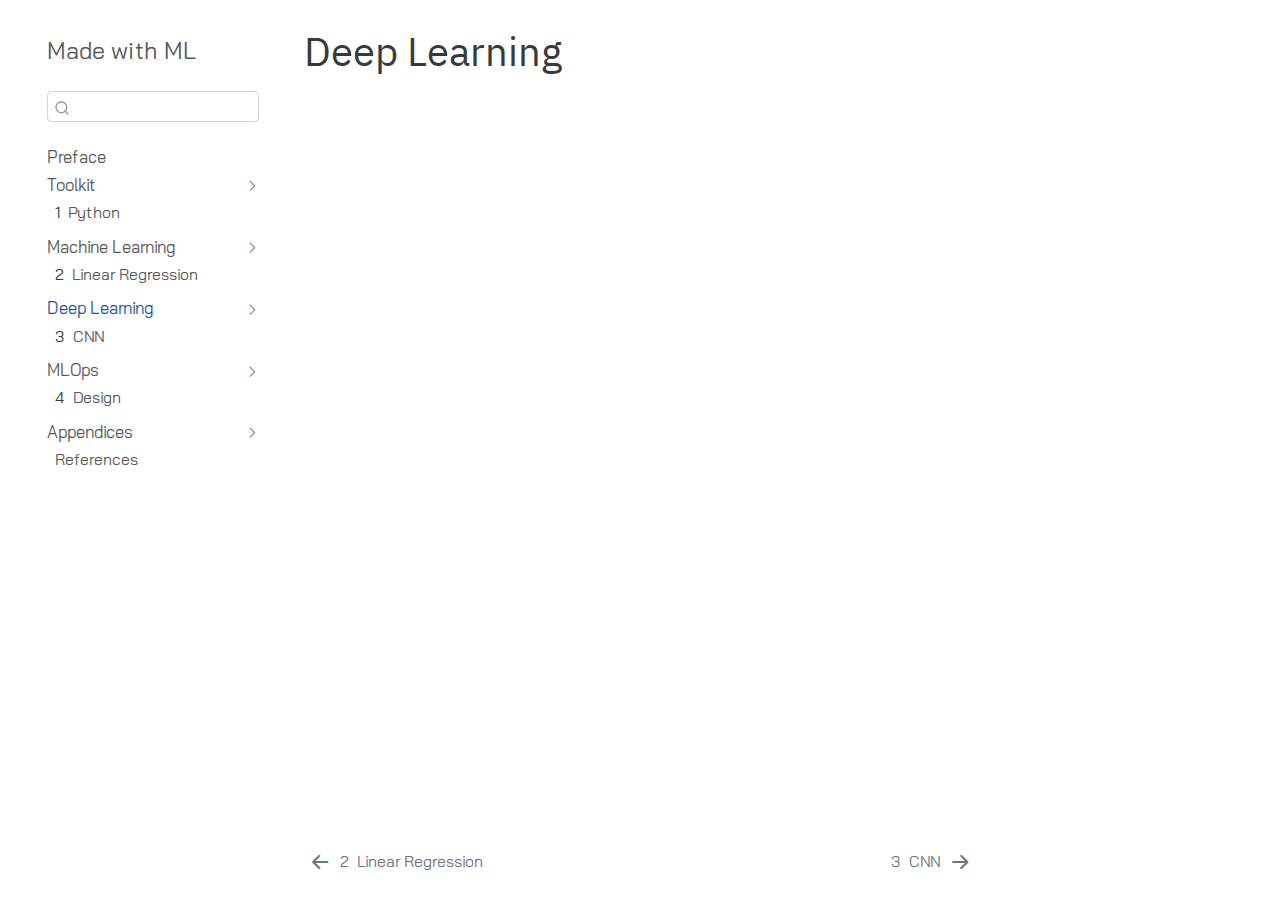
<file: docs/part-3.html>
<!DOCTYPE html>
<html xmlns="http://www.w3.org/1999/xhtml" lang="en" xml:lang="en"><head>

<meta charset="utf-8">
<meta name="generator" content="quarto-0.9.658">

<meta name="viewport" content="width=device-width, initial-scale=1.0, user-scalable=yes">


<title>Made with ML - Deep Learning</title>
<style>
code{white-space: pre-wrap;}
span.smallcaps{font-variant: small-caps;}
span.underline{text-decoration: underline;}
div.column{display: inline-block; vertical-align: top; width: 50%;}
div.hanging-indent{margin-left: 1.5em; text-indent: -1.5em;}
ul.task-list{list-style: none;}
</style>


<script src="site_libs/quarto-nav/quarto-nav.js"></script>
<script src="site_libs/quarto-nav/headroom.min.js"></script>
<script src="site_libs/clipboard/clipboard.min.js"></script>
<script src="site_libs/quarto-search/autocomplete.umd.js"></script>
<script src="site_libs/quarto-search/fuse.min.js"></script>
<script src="site_libs/quarto-search/quarto-search.js"></script>
<meta name="quarto:offset" content="./">
<link href="./part3/cnn.html" rel="next">
<link href="./part2/linear_regression.html" rel="prev">
<script src="site_libs/quarto-html/quarto.js"></script>
<script src="site_libs/quarto-html/popper.min.js"></script>
<script src="site_libs/quarto-html/tippy.umd.min.js"></script>
<script src="site_libs/quarto-html/anchor.min.js"></script>
<link href="site_libs/quarto-html/tippy.css" rel="stylesheet">
<link href="site_libs/quarto-html/quarto-syntax-highlighting.css" rel="stylesheet" id="quarto-text-highlighting-styles">
<script src="site_libs/bootstrap/bootstrap.min.js"></script>
<link href="site_libs/bootstrap/bootstrap-icons.css" rel="stylesheet">
<link href="site_libs/bootstrap/bootstrap.min.css" rel="stylesheet">
<script id="quarto-search-options" type="application/json">{
  "location": "sidebar",
  "copy-button": false,
  "collapse-after": 3,
  "panel-placement": "start",
  "type": "textbox",
  "limit": 20,
  "language": {
    "search-no-results-text": "No results",
    "search-matching-documents-text": "matching documents",
    "search-copy-link-title": "Copy link to search",
    "search-hide-matches-text": "Hide additional matches",
    "search-more-match-text": "more match in this document",
    "search-more-matches-text": "more matches in this document",
    "search-clear-button-title": "Clear",
    "search-detached-cancel-button-title": "Cancel",
    "search-submit-button-title": "Submit"
  }
}</script>


<link rel="stylesheet" href="styles.css">
</head>

<body class="nav-sidebar floating">

<div id="quarto-search-results"></div>
  <header id="quarto-header" class="headroom fixed-top">
  <nav class="quarto-secondary-nav" data-bs-toggle="collapse" data-bs-target="#quarto-sidebar" aria-controls="quarto-sidebar" aria-expanded="false" aria-label="Toggle sidebar navigation" onclick="if (window.quartoToggleHeadroom) { window.quartoToggleHeadroom(); }">
    <div class="container-fluid d-flex justify-content-between">
      <h1 class="quarto-secondary-nav-title">Deep Learning</h1>
      <button type="button" class="quarto-btn-toggle btn" aria-label="Show secondary navigation">
        <i class="bi bi-chevron-right"></i>
      </button>
    </div>
  </nav>
</header>
<!-- content -->
<div id="quarto-content" class="quarto-container page-columns page-rows-contents page-layout-article">
<!-- sidebar -->
  <nav id="quarto-sidebar" class="sidebar collapse sidebar-navigation floating overflow-auto">
    <div class="pt-lg-2 mt-2 text-left sidebar-header">
    <div class="sidebar-title mb-0 py-0">
      <a href="./">Made with ML</a> 
    </div>
      </div>
      <div class="mt-2 flex-shrink-0 align-items-center">
        <div class="sidebar-search">
        <div id="quarto-search" class="" title="Search"></div>
        </div>
      </div>
    <div class="sidebar-menu-container"> 
    <ul class="list-unstyled mt-1">
        <li class="sidebar-item">
  <div class="sidebar-item-container"> 
  <a href="./index.html" class="sidebar-item-text sidebar-link">Preface</a>
  </div>
</li>
        <li class="sidebar-item sidebar-item-section">
    <div class="sidebar-item-container"> 
        <a href="./part-1.html" class="sidebar-item-text sidebar-link">Toolkit</a>
      <a class="sidebar-item-toggle text-start" data-bs-toggle="collapse" data-bs-target="#quarto-sidebar-section-1" aria-expanded="true">
        <i class="bi bi-chevron-right ms-2"></i>
      </a>
    </div>
    <ul id="quarto-sidebar-section-1" class="collapse list-unstyled sidebar-section depth1 show">  
        <li class="sidebar-item">
  <div class="sidebar-item-container"> 
  <a href="./part1/python.html" class="sidebar-item-text sidebar-link"><span class="chapter-number">1</span>&nbsp; <span class="chapter-title">Python</span></a>
  </div>
</li>
    </ul>
  </li>
        <li class="sidebar-item sidebar-item-section">
    <div class="sidebar-item-container"> 
        <a href="./part-2.html" class="sidebar-item-text sidebar-link">Machine Learning</a>
      <a class="sidebar-item-toggle text-start" data-bs-toggle="collapse" data-bs-target="#quarto-sidebar-section-2" aria-expanded="true">
        <i class="bi bi-chevron-right ms-2"></i>
      </a>
    </div>
    <ul id="quarto-sidebar-section-2" class="collapse list-unstyled sidebar-section depth1 show">  
        <li class="sidebar-item">
  <div class="sidebar-item-container"> 
  <a href="./part2/linear_regression.html" class="sidebar-item-text sidebar-link"><span class="chapter-number">2</span>&nbsp; <span class="chapter-title">Linear Regression</span></a>
  </div>
</li>
    </ul>
  </li>
        <li class="sidebar-item sidebar-item-section">
    <div class="sidebar-item-container"> 
        <a href="./part-3.html" class="sidebar-item-text sidebar-link active">Deep Learning</a>
      <a class="sidebar-item-toggle text-start" data-bs-toggle="collapse" data-bs-target="#quarto-sidebar-section-3" aria-expanded="true">
        <i class="bi bi-chevron-right ms-2"></i>
      </a>
    </div>
    <ul id="quarto-sidebar-section-3" class="collapse list-unstyled sidebar-section depth1 show">  
        <li class="sidebar-item">
  <div class="sidebar-item-container"> 
  <a href="./part3/cnn.html" class="sidebar-item-text sidebar-link"><span class="chapter-number">3</span>&nbsp; <span class="chapter-title">CNN</span></a>
  </div>
</li>
    </ul>
  </li>
        <li class="sidebar-item sidebar-item-section">
    <div class="sidebar-item-container"> 
        <a href="./part-4.html" class="sidebar-item-text sidebar-link">MLOps</a>
      <a class="sidebar-item-toggle text-start" data-bs-toggle="collapse" data-bs-target="#quarto-sidebar-section-4" aria-expanded="true">
        <i class="bi bi-chevron-right ms-2"></i>
      </a>
    </div>
    <ul id="quarto-sidebar-section-4" class="collapse list-unstyled sidebar-section depth1 show">  
        <li class="sidebar-item">
  <div class="sidebar-item-container"> 
  <a href="./part4/design.html" class="sidebar-item-text sidebar-link"><span class="chapter-number">4</span>&nbsp; <span class="chapter-title">Design</span></a>
  </div>
</li>
    </ul>
  </li>
        <li class="sidebar-item sidebar-item-section">
    <div class="sidebar-item-container"> 
        <a class="sidebar-item-text sidebar-link text-start" data-bs-toggle="collapse" data-bs-target="#quarto-sidebar-section-5" aria-expanded="true">Appendices</a>
      <a class="sidebar-item-toggle text-start" data-bs-toggle="collapse" data-bs-target="#quarto-sidebar-section-5" aria-expanded="true">
        <i class="bi bi-chevron-right ms-2"></i>
      </a>
    </div>
    <ul id="quarto-sidebar-section-5" class="collapse list-unstyled sidebar-section depth1 show">  
        <li class="sidebar-item">
  <div class="sidebar-item-container"> 
  <a href="./references.html" class="sidebar-item-text sidebar-link">References</a>
  </div>
</li>
    </ul>
  </li>
    </ul>
    </div>
</nav>
<!-- margin-sidebar -->
    <div id="quarto-margin-sidebar" class="sidebar margin-sidebar">
        
    </div>
<!-- main -->
<main class="content" id="quarto-document-content">

<header id="title-block-header" class="quarto-title-block default">
<div class="quarto-title">
<h1 class="title d-none d-lg-block">Deep Learning</h1>
</div>



<div class="quarto-title-meta">

    
    
  </div>
  

</header>




</main> <!-- /main -->
<script id="quarto-html-after-body" type="application/javascript">
window.document.addEventListener("DOMContentLoaded", function (event) {
  const icon = "";
  const anchorJS = new window.AnchorJS();
  anchorJS.options = {
    placement: 'right',
    icon: icon
  };
  anchorJS.add('.anchored');
  const clipboard = new window.ClipboardJS('.code-copy-button', {
    target: function(trigger) {
      return trigger.previousElementSibling;
    }
  });
  clipboard.on('success', function(e) {
    // button target
    const button = e.trigger;
    // don't keep focus
    button.blur();
    // flash "checked"
    button.classList.add('code-copy-button-checked');
    var currentTitle = button.getAttribute("title");
    button.setAttribute("title", "Copied!");
    setTimeout(function() {
      button.setAttribute("title", currentTitle);
      button.classList.remove('code-copy-button-checked');
    }, 1000);
    // clear code selection
    e.clearSelection();
  });
  function tippyHover(el, contentFn) {
    const config = {
      allowHTML: true,
      content: contentFn,
      maxWidth: 500,
      delay: 100,
      arrow: false,
      appendTo: function(el) {
          return el.parentElement;
      },
      interactive: true,
      interactiveBorder: 10,
      theme: 'quarto',
      placement: 'bottom-start'
    };
    window.tippy(el, config); 
  }
  const noterefs = window.document.querySelectorAll('a[role="doc-noteref"]');
  for (var i=0; i<noterefs.length; i++) {
    const ref = noterefs[i];
    tippyHover(ref, function() {
      let href = ref.getAttribute('href');
      try { href = new URL(href).hash; } catch {}
      const id = href.replace(/^#\/?/, "");
      const note = window.document.getElementById(id);
      return note.innerHTML;
    });
  }
  var bibliorefs = window.document.querySelectorAll('a[role="doc-biblioref"]');
  for (var i=0; i<bibliorefs.length; i++) {
    const ref = bibliorefs[i];
    const cites = ref.parentNode.getAttribute('data-cites').split(' ');
    tippyHover(ref, function() {
      var popup = window.document.createElement('div');
      cites.forEach(function(cite) {
        var citeDiv = window.document.createElement('div');
        citeDiv.classList.add('hanging-indent');
        citeDiv.classList.add('csl-entry');
        var biblioDiv = window.document.getElementById('ref-' + cite);
        if (biblioDiv) {
          citeDiv.innerHTML = biblioDiv.innerHTML;
        }
        popup.appendChild(citeDiv);
      });
      return popup.innerHTML;
    });
  }
});
</script>
<nav class="page-navigation">
  <div class="nav-page nav-page-previous">
      <a href="./part2/linear_regression.html" class="pagination-link">
        <i class="bi bi-arrow-left-short"></i> <span class="nav-page-text"><span class="chapter-number">2</span>&nbsp; <span class="chapter-title">Linear Regression</span></span>
      </a>          
  </div>
  <div class="nav-page nav-page-next">
      <a href="./part3/cnn.html" class="pagination-link">
        <span class="nav-page-text"><span class="chapter-number">3</span>&nbsp; <span class="chapter-title">CNN</span></span> <i class="bi bi-arrow-right-short"></i>
      </a>
  </div>
</nav>
</div> <!-- /content -->



</body></html>
</file>
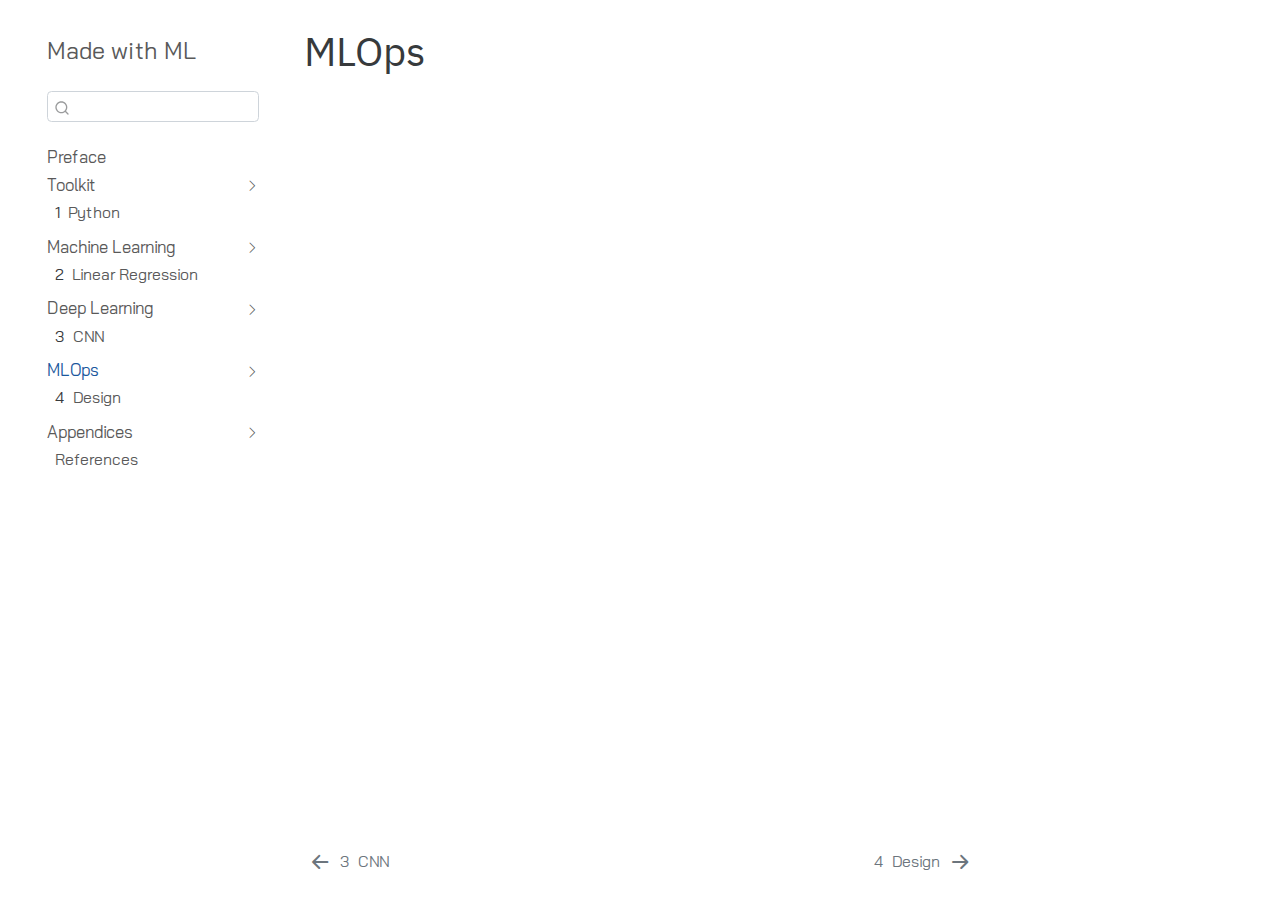
<file: docs/part-4.html>
<!DOCTYPE html>
<html xmlns="http://www.w3.org/1999/xhtml" lang="en" xml:lang="en"><head>

<meta charset="utf-8">
<meta name="generator" content="quarto-0.9.658">

<meta name="viewport" content="width=device-width, initial-scale=1.0, user-scalable=yes">


<title>Made with ML - MLOps</title>
<style>
code{white-space: pre-wrap;}
span.smallcaps{font-variant: small-caps;}
span.underline{text-decoration: underline;}
div.column{display: inline-block; vertical-align: top; width: 50%;}
div.hanging-indent{margin-left: 1.5em; text-indent: -1.5em;}
ul.task-list{list-style: none;}
</style>


<script src="site_libs/quarto-nav/quarto-nav.js"></script>
<script src="site_libs/quarto-nav/headroom.min.js"></script>
<script src="site_libs/clipboard/clipboard.min.js"></script>
<script src="site_libs/quarto-search/autocomplete.umd.js"></script>
<script src="site_libs/quarto-search/fuse.min.js"></script>
<script src="site_libs/quarto-search/quarto-search.js"></script>
<meta name="quarto:offset" content="./">
<link href="./part4/design.html" rel="next">
<link href="./part3/cnn.html" rel="prev">
<script src="site_libs/quarto-html/quarto.js"></script>
<script src="site_libs/quarto-html/popper.min.js"></script>
<script src="site_libs/quarto-html/tippy.umd.min.js"></script>
<script src="site_libs/quarto-html/anchor.min.js"></script>
<link href="site_libs/quarto-html/tippy.css" rel="stylesheet">
<link href="site_libs/quarto-html/quarto-syntax-highlighting.css" rel="stylesheet" id="quarto-text-highlighting-styles">
<script src="site_libs/bootstrap/bootstrap.min.js"></script>
<link href="site_libs/bootstrap/bootstrap-icons.css" rel="stylesheet">
<link href="site_libs/bootstrap/bootstrap.min.css" rel="stylesheet">
<script id="quarto-search-options" type="application/json">{
  "location": "sidebar",
  "copy-button": false,
  "collapse-after": 3,
  "panel-placement": "start",
  "type": "textbox",
  "limit": 20,
  "language": {
    "search-no-results-text": "No results",
    "search-matching-documents-text": "matching documents",
    "search-copy-link-title": "Copy link to search",
    "search-hide-matches-text": "Hide additional matches",
    "search-more-match-text": "more match in this document",
    "search-more-matches-text": "more matches in this document",
    "search-clear-button-title": "Clear",
    "search-detached-cancel-button-title": "Cancel",
    "search-submit-button-title": "Submit"
  }
}</script>


<link rel="stylesheet" href="styles.css">
</head>

<body class="nav-sidebar floating">

<div id="quarto-search-results"></div>
  <header id="quarto-header" class="headroom fixed-top">
  <nav class="quarto-secondary-nav" data-bs-toggle="collapse" data-bs-target="#quarto-sidebar" aria-controls="quarto-sidebar" aria-expanded="false" aria-label="Toggle sidebar navigation" onclick="if (window.quartoToggleHeadroom) { window.quartoToggleHeadroom(); }">
    <div class="container-fluid d-flex justify-content-between">
      <h1 class="quarto-secondary-nav-title">MLOps</h1>
      <button type="button" class="quarto-btn-toggle btn" aria-label="Show secondary navigation">
        <i class="bi bi-chevron-right"></i>
      </button>
    </div>
  </nav>
</header>
<!-- content -->
<div id="quarto-content" class="quarto-container page-columns page-rows-contents page-layout-article">
<!-- sidebar -->
  <nav id="quarto-sidebar" class="sidebar collapse sidebar-navigation floating overflow-auto">
    <div class="pt-lg-2 mt-2 text-left sidebar-header">
    <div class="sidebar-title mb-0 py-0">
      <a href="./">Made with ML</a> 
    </div>
      </div>
      <div class="mt-2 flex-shrink-0 align-items-center">
        <div class="sidebar-search">
        <div id="quarto-search" class="" title="Search"></div>
        </div>
      </div>
    <div class="sidebar-menu-container"> 
    <ul class="list-unstyled mt-1">
        <li class="sidebar-item">
  <div class="sidebar-item-container"> 
  <a href="./index.html" class="sidebar-item-text sidebar-link">Preface</a>
  </div>
</li>
        <li class="sidebar-item sidebar-item-section">
    <div class="sidebar-item-container"> 
        <a href="./part-1.html" class="sidebar-item-text sidebar-link">Toolkit</a>
      <a class="sidebar-item-toggle text-start" data-bs-toggle="collapse" data-bs-target="#quarto-sidebar-section-1" aria-expanded="true">
        <i class="bi bi-chevron-right ms-2"></i>
      </a>
    </div>
    <ul id="quarto-sidebar-section-1" class="collapse list-unstyled sidebar-section depth1 show">  
        <li class="sidebar-item">
  <div class="sidebar-item-container"> 
  <a href="./part1/python.html" class="sidebar-item-text sidebar-link"><span class="chapter-number">1</span>&nbsp; <span class="chapter-title">Python</span></a>
  </div>
</li>
    </ul>
  </li>
        <li class="sidebar-item sidebar-item-section">
    <div class="sidebar-item-container"> 
        <a href="./part-2.html" class="sidebar-item-text sidebar-link">Machine Learning</a>
      <a class="sidebar-item-toggle text-start" data-bs-toggle="collapse" data-bs-target="#quarto-sidebar-section-2" aria-expanded="true">
        <i class="bi bi-chevron-right ms-2"></i>
      </a>
    </div>
    <ul id="quarto-sidebar-section-2" class="collapse list-unstyled sidebar-section depth1 show">  
        <li class="sidebar-item">
  <div class="sidebar-item-container"> 
  <a href="./part2/linear_regression.html" class="sidebar-item-text sidebar-link"><span class="chapter-number">2</span>&nbsp; <span class="chapter-title">Linear Regression</span></a>
  </div>
</li>
    </ul>
  </li>
        <li class="sidebar-item sidebar-item-section">
    <div class="sidebar-item-container"> 
        <a href="./part-3.html" class="sidebar-item-text sidebar-link">Deep Learning</a>
      <a class="sidebar-item-toggle text-start" data-bs-toggle="collapse" data-bs-target="#quarto-sidebar-section-3" aria-expanded="true">
        <i class="bi bi-chevron-right ms-2"></i>
      </a>
    </div>
    <ul id="quarto-sidebar-section-3" class="collapse list-unstyled sidebar-section depth1 show">  
        <li class="sidebar-item">
  <div class="sidebar-item-container"> 
  <a href="./part3/cnn.html" class="sidebar-item-text sidebar-link"><span class="chapter-number">3</span>&nbsp; <span class="chapter-title">CNN</span></a>
  </div>
</li>
    </ul>
  </li>
        <li class="sidebar-item sidebar-item-section">
    <div class="sidebar-item-container"> 
        <a href="./part-4.html" class="sidebar-item-text sidebar-link active">MLOps</a>
      <a class="sidebar-item-toggle text-start" data-bs-toggle="collapse" data-bs-target="#quarto-sidebar-section-4" aria-expanded="true">
        <i class="bi bi-chevron-right ms-2"></i>
      </a>
    </div>
    <ul id="quarto-sidebar-section-4" class="collapse list-unstyled sidebar-section depth1 show">  
        <li class="sidebar-item">
  <div class="sidebar-item-container"> 
  <a href="./part4/design.html" class="sidebar-item-text sidebar-link"><span class="chapter-number">4</span>&nbsp; <span class="chapter-title">Design</span></a>
  </div>
</li>
    </ul>
  </li>
        <li class="sidebar-item sidebar-item-section">
    <div class="sidebar-item-container"> 
        <a class="sidebar-item-text sidebar-link text-start" data-bs-toggle="collapse" data-bs-target="#quarto-sidebar-section-5" aria-expanded="true">Appendices</a>
      <a class="sidebar-item-toggle text-start" data-bs-toggle="collapse" data-bs-target="#quarto-sidebar-section-5" aria-expanded="true">
        <i class="bi bi-chevron-right ms-2"></i>
      </a>
    </div>
    <ul id="quarto-sidebar-section-5" class="collapse list-unstyled sidebar-section depth1 show">  
        <li class="sidebar-item">
  <div class="sidebar-item-container"> 
  <a href="./references.html" class="sidebar-item-text sidebar-link">References</a>
  </div>
</li>
    </ul>
  </li>
    </ul>
    </div>
</nav>
<!-- margin-sidebar -->
    <div id="quarto-margin-sidebar" class="sidebar margin-sidebar">
        
    </div>
<!-- main -->
<main class="content" id="quarto-document-content">

<header id="title-block-header" class="quarto-title-block default">
<div class="quarto-title">
<h1 class="title d-none d-lg-block">MLOps</h1>
</div>



<div class="quarto-title-meta">

    
    
  </div>
  

</header>




</main> <!-- /main -->
<script id="quarto-html-after-body" type="application/javascript">
window.document.addEventListener("DOMContentLoaded", function (event) {
  const icon = "";
  const anchorJS = new window.AnchorJS();
  anchorJS.options = {
    placement: 'right',
    icon: icon
  };
  anchorJS.add('.anchored');
  const clipboard = new window.ClipboardJS('.code-copy-button', {
    target: function(trigger) {
      return trigger.previousElementSibling;
    }
  });
  clipboard.on('success', function(e) {
    // button target
    const button = e.trigger;
    // don't keep focus
    button.blur();
    // flash "checked"
    button.classList.add('code-copy-button-checked');
    var currentTitle = button.getAttribute("title");
    button.setAttribute("title", "Copied!");
    setTimeout(function() {
      button.setAttribute("title", currentTitle);
      button.classList.remove('code-copy-button-checked');
    }, 1000);
    // clear code selection
    e.clearSelection();
  });
  function tippyHover(el, contentFn) {
    const config = {
      allowHTML: true,
      content: contentFn,
      maxWidth: 500,
      delay: 100,
      arrow: false,
      appendTo: function(el) {
          return el.parentElement;
      },
      interactive: true,
      interactiveBorder: 10,
      theme: 'quarto',
      placement: 'bottom-start'
    };
    window.tippy(el, config); 
  }
  const noterefs = window.document.querySelectorAll('a[role="doc-noteref"]');
  for (var i=0; i<noterefs.length; i++) {
    const ref = noterefs[i];
    tippyHover(ref, function() {
      let href = ref.getAttribute('href');
      try { href = new URL(href).hash; } catch {}
      const id = href.replace(/^#\/?/, "");
      const note = window.document.getElementById(id);
      return note.innerHTML;
    });
  }
  var bibliorefs = window.document.querySelectorAll('a[role="doc-biblioref"]');
  for (var i=0; i<bibliorefs.length; i++) {
    const ref = bibliorefs[i];
    const cites = ref.parentNode.getAttribute('data-cites').split(' ');
    tippyHover(ref, function() {
      var popup = window.document.createElement('div');
      cites.forEach(function(cite) {
        var citeDiv = window.document.createElement('div');
        citeDiv.classList.add('hanging-indent');
        citeDiv.classList.add('csl-entry');
        var biblioDiv = window.document.getElementById('ref-' + cite);
        if (biblioDiv) {
          citeDiv.innerHTML = biblioDiv.innerHTML;
        }
        popup.appendChild(citeDiv);
      });
      return popup.innerHTML;
    });
  }
});
</script>
<nav class="page-navigation">
  <div class="nav-page nav-page-previous">
      <a href="./part3/cnn.html" class="pagination-link">
        <i class="bi bi-arrow-left-short"></i> <span class="nav-page-text"><span class="chapter-number">3</span>&nbsp; <span class="chapter-title">CNN</span></span>
      </a>          
  </div>
  <div class="nav-page nav-page-next">
      <a href="./part4/design.html" class="pagination-link">
        <span class="nav-page-text"><span class="chapter-number">4</span>&nbsp; <span class="chapter-title">Design</span></span> <i class="bi bi-arrow-right-short"></i>
      </a>
  </div>
</nav>
</div> <!-- /content -->



</body></html>
</file>
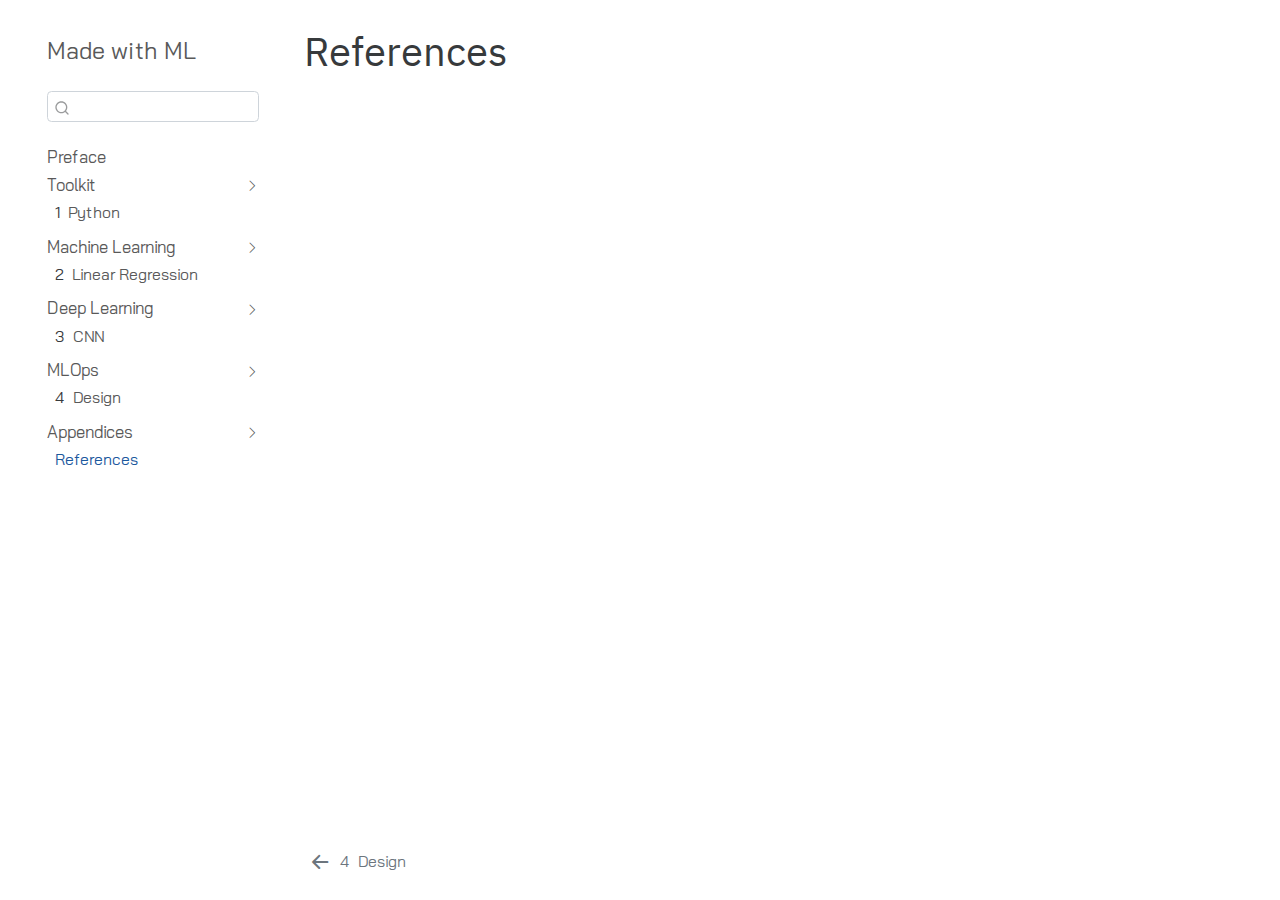
<file: docs/references.html>
<!DOCTYPE html>
<html xmlns="http://www.w3.org/1999/xhtml" lang="en" xml:lang="en"><head>

<meta charset="utf-8">
<meta name="generator" content="quarto-0.9.658">

<meta name="viewport" content="width=device-width, initial-scale=1.0, user-scalable=yes">


<title>Made with ML - References</title>
<style>
code{white-space: pre-wrap;}
span.smallcaps{font-variant: small-caps;}
span.underline{text-decoration: underline;}
div.column{display: inline-block; vertical-align: top; width: 50%;}
div.hanging-indent{margin-left: 1.5em; text-indent: -1.5em;}
ul.task-list{list-style: none;}
div.csl-bib-body { }
div.csl-entry {
  clear: both;
}
.hanging div.csl-entry {
  margin-left:2em;
  text-indent:-2em;
}
div.csl-left-margin {
  min-width:2em;
  float:left;
}
div.csl-right-inline {
  margin-left:2em;
  padding-left:1em;
}
div.csl-indent {
  margin-left: 2em;
}
</style>


<script src="site_libs/quarto-nav/quarto-nav.js"></script>
<script src="site_libs/quarto-nav/headroom.min.js"></script>
<script src="site_libs/clipboard/clipboard.min.js"></script>
<script src="site_libs/quarto-search/autocomplete.umd.js"></script>
<script src="site_libs/quarto-search/fuse.min.js"></script>
<script src="site_libs/quarto-search/quarto-search.js"></script>
<meta name="quarto:offset" content="./">
<link href="./part4/design.html" rel="prev">
<script src="site_libs/quarto-html/quarto.js"></script>
<script src="site_libs/quarto-html/popper.min.js"></script>
<script src="site_libs/quarto-html/tippy.umd.min.js"></script>
<script src="site_libs/quarto-html/anchor.min.js"></script>
<link href="site_libs/quarto-html/tippy.css" rel="stylesheet">
<link href="site_libs/quarto-html/quarto-syntax-highlighting.css" rel="stylesheet" id="quarto-text-highlighting-styles">
<script src="site_libs/bootstrap/bootstrap.min.js"></script>
<link href="site_libs/bootstrap/bootstrap-icons.css" rel="stylesheet">
<link href="site_libs/bootstrap/bootstrap.min.css" rel="stylesheet">
<script id="quarto-search-options" type="application/json">{
  "location": "sidebar",
  "copy-button": false,
  "collapse-after": 3,
  "panel-placement": "start",
  "type": "textbox",
  "limit": 20,
  "language": {
    "search-no-results-text": "No results",
    "search-matching-documents-text": "matching documents",
    "search-copy-link-title": "Copy link to search",
    "search-hide-matches-text": "Hide additional matches",
    "search-more-match-text": "more match in this document",
    "search-more-matches-text": "more matches in this document",
    "search-clear-button-title": "Clear",
    "search-detached-cancel-button-title": "Cancel",
    "search-submit-button-title": "Submit"
  }
}</script>


<link rel="stylesheet" href="styles.css">
</head>

<body class="nav-sidebar floating">

<div id="quarto-search-results"></div>
  <header id="quarto-header" class="headroom fixed-top">
  <nav class="quarto-secondary-nav" data-bs-toggle="collapse" data-bs-target="#quarto-sidebar" aria-controls="quarto-sidebar" aria-expanded="false" aria-label="Toggle sidebar navigation" onclick="if (window.quartoToggleHeadroom) { window.quartoToggleHeadroom(); }">
    <div class="container-fluid d-flex justify-content-between">
      <h1 class="quarto-secondary-nav-title">References</h1>
      <button type="button" class="quarto-btn-toggle btn" aria-label="Show secondary navigation">
        <i class="bi bi-chevron-right"></i>
      </button>
    </div>
  </nav>
</header>
<!-- content -->
<div id="quarto-content" class="quarto-container page-columns page-rows-contents page-layout-article">
<!-- sidebar -->
  <nav id="quarto-sidebar" class="sidebar collapse sidebar-navigation floating overflow-auto">
    <div class="pt-lg-2 mt-2 text-left sidebar-header">
    <div class="sidebar-title mb-0 py-0">
      <a href="./">Made with ML</a> 
    </div>
      </div>
      <div class="mt-2 flex-shrink-0 align-items-center">
        <div class="sidebar-search">
        <div id="quarto-search" class="" title="Search"></div>
        </div>
      </div>
    <div class="sidebar-menu-container"> 
    <ul class="list-unstyled mt-1">
        <li class="sidebar-item">
  <div class="sidebar-item-container"> 
  <a href="./index.html" class="sidebar-item-text sidebar-link">Preface</a>
  </div>
</li>
        <li class="sidebar-item sidebar-item-section">
    <div class="sidebar-item-container"> 
        <a href="./part-1.html" class="sidebar-item-text sidebar-link">Toolkit</a>
      <a class="sidebar-item-toggle text-start" data-bs-toggle="collapse" data-bs-target="#quarto-sidebar-section-1" aria-expanded="true">
        <i class="bi bi-chevron-right ms-2"></i>
      </a>
    </div>
    <ul id="quarto-sidebar-section-1" class="collapse list-unstyled sidebar-section depth1 show">  
        <li class="sidebar-item">
  <div class="sidebar-item-container"> 
  <a href="./part1/python.html" class="sidebar-item-text sidebar-link"><span class="chapter-number">1</span>&nbsp; <span class="chapter-title">Python</span></a>
  </div>
</li>
    </ul>
  </li>
        <li class="sidebar-item sidebar-item-section">
    <div class="sidebar-item-container"> 
        <a href="./part-2.html" class="sidebar-item-text sidebar-link">Machine Learning</a>
      <a class="sidebar-item-toggle text-start" data-bs-toggle="collapse" data-bs-target="#quarto-sidebar-section-2" aria-expanded="true">
        <i class="bi bi-chevron-right ms-2"></i>
      </a>
    </div>
    <ul id="quarto-sidebar-section-2" class="collapse list-unstyled sidebar-section depth1 show">  
        <li class="sidebar-item">
  <div class="sidebar-item-container"> 
  <a href="./part2/linear_regression.html" class="sidebar-item-text sidebar-link"><span class="chapter-number">2</span>&nbsp; <span class="chapter-title">Linear Regression</span></a>
  </div>
</li>
    </ul>
  </li>
        <li class="sidebar-item sidebar-item-section">
    <div class="sidebar-item-container"> 
        <a href="./part-3.html" class="sidebar-item-text sidebar-link">Deep Learning</a>
      <a class="sidebar-item-toggle text-start" data-bs-toggle="collapse" data-bs-target="#quarto-sidebar-section-3" aria-expanded="true">
        <i class="bi bi-chevron-right ms-2"></i>
      </a>
    </div>
    <ul id="quarto-sidebar-section-3" class="collapse list-unstyled sidebar-section depth1 show">  
        <li class="sidebar-item">
  <div class="sidebar-item-container"> 
  <a href="./part3/cnn.html" class="sidebar-item-text sidebar-link"><span class="chapter-number">3</span>&nbsp; <span class="chapter-title">CNN</span></a>
  </div>
</li>
    </ul>
  </li>
        <li class="sidebar-item sidebar-item-section">
    <div class="sidebar-item-container"> 
        <a href="./part-4.html" class="sidebar-item-text sidebar-link">MLOps</a>
      <a class="sidebar-item-toggle text-start" data-bs-toggle="collapse" data-bs-target="#quarto-sidebar-section-4" aria-expanded="true">
        <i class="bi bi-chevron-right ms-2"></i>
      </a>
    </div>
    <ul id="quarto-sidebar-section-4" class="collapse list-unstyled sidebar-section depth1 show">  
        <li class="sidebar-item">
  <div class="sidebar-item-container"> 
  <a href="./part4/design.html" class="sidebar-item-text sidebar-link"><span class="chapter-number">4</span>&nbsp; <span class="chapter-title">Design</span></a>
  </div>
</li>
    </ul>
  </li>
        <li class="sidebar-item sidebar-item-section">
    <div class="sidebar-item-container"> 
        <a class="sidebar-item-text sidebar-link text-start" data-bs-toggle="collapse" data-bs-target="#quarto-sidebar-section-5" aria-expanded="true">Appendices</a>
      <a class="sidebar-item-toggle text-start" data-bs-toggle="collapse" data-bs-target="#quarto-sidebar-section-5" aria-expanded="true">
        <i class="bi bi-chevron-right ms-2"></i>
      </a>
    </div>
    <ul id="quarto-sidebar-section-5" class="collapse list-unstyled sidebar-section depth1 show">  
        <li class="sidebar-item">
  <div class="sidebar-item-container"> 
  <a href="./references.html" class="sidebar-item-text sidebar-link active">References</a>
  </div>
</li>
    </ul>
  </li>
    </ul>
    </div>
</nav>
<!-- margin-sidebar -->
    <div id="quarto-margin-sidebar" class="sidebar margin-sidebar">
        
    </div>
<!-- main -->
<main class="content" id="quarto-document-content">

<header id="title-block-header" class="quarto-title-block default">
<div class="quarto-title">
<h1 class="title d-none d-lg-block">References</h1>
</div>



<div class="quarto-title-meta">

    
    
  </div>
  

</header>

<div id="refs" role="doc-bibliography" style="display: none">

</div>



</main> <!-- /main -->
<script id="quarto-html-after-body" type="application/javascript">
window.document.addEventListener("DOMContentLoaded", function (event) {
  const icon = "";
  const anchorJS = new window.AnchorJS();
  anchorJS.options = {
    placement: 'right',
    icon: icon
  };
  anchorJS.add('.anchored');
  const clipboard = new window.ClipboardJS('.code-copy-button', {
    target: function(trigger) {
      return trigger.previousElementSibling;
    }
  });
  clipboard.on('success', function(e) {
    // button target
    const button = e.trigger;
    // don't keep focus
    button.blur();
    // flash "checked"
    button.classList.add('code-copy-button-checked');
    var currentTitle = button.getAttribute("title");
    button.setAttribute("title", "Copied!");
    setTimeout(function() {
      button.setAttribute("title", currentTitle);
      button.classList.remove('code-copy-button-checked');
    }, 1000);
    // clear code selection
    e.clearSelection();
  });
  function tippyHover(el, contentFn) {
    const config = {
      allowHTML: true,
      content: contentFn,
      maxWidth: 500,
      delay: 100,
      arrow: false,
      appendTo: function(el) {
          return el.parentElement;
      },
      interactive: true,
      interactiveBorder: 10,
      theme: 'quarto',
      placement: 'bottom-start'
    };
    window.tippy(el, config); 
  }
  const noterefs = window.document.querySelectorAll('a[role="doc-noteref"]');
  for (var i=0; i<noterefs.length; i++) {
    const ref = noterefs[i];
    tippyHover(ref, function() {
      let href = ref.getAttribute('href');
      try { href = new URL(href).hash; } catch {}
      const id = href.replace(/^#\/?/, "");
      const note = window.document.getElementById(id);
      return note.innerHTML;
    });
  }
  var bibliorefs = window.document.querySelectorAll('a[role="doc-biblioref"]');
  for (var i=0; i<bibliorefs.length; i++) {
    const ref = bibliorefs[i];
    const cites = ref.parentNode.getAttribute('data-cites').split(' ');
    tippyHover(ref, function() {
      var popup = window.document.createElement('div');
      cites.forEach(function(cite) {
        var citeDiv = window.document.createElement('div');
        citeDiv.classList.add('hanging-indent');
        citeDiv.classList.add('csl-entry');
        var biblioDiv = window.document.getElementById('ref-' + cite);
        if (biblioDiv) {
          citeDiv.innerHTML = biblioDiv.innerHTML;
        }
        popup.appendChild(citeDiv);
      });
      return popup.innerHTML;
    });
  }
});
</script>
<nav class="page-navigation">
  <div class="nav-page nav-page-previous">
      <a href="./part4/design.html" class="pagination-link">
        <i class="bi bi-arrow-left-short"></i> <span class="nav-page-text"><span class="chapter-number">4</span>&nbsp; <span class="chapter-title">Design</span></span>
      </a>          
  </div>
  <div class="nav-page nav-page-next">
  </div>
</nav>
</div> <!-- /content -->



</body></html>
</file>
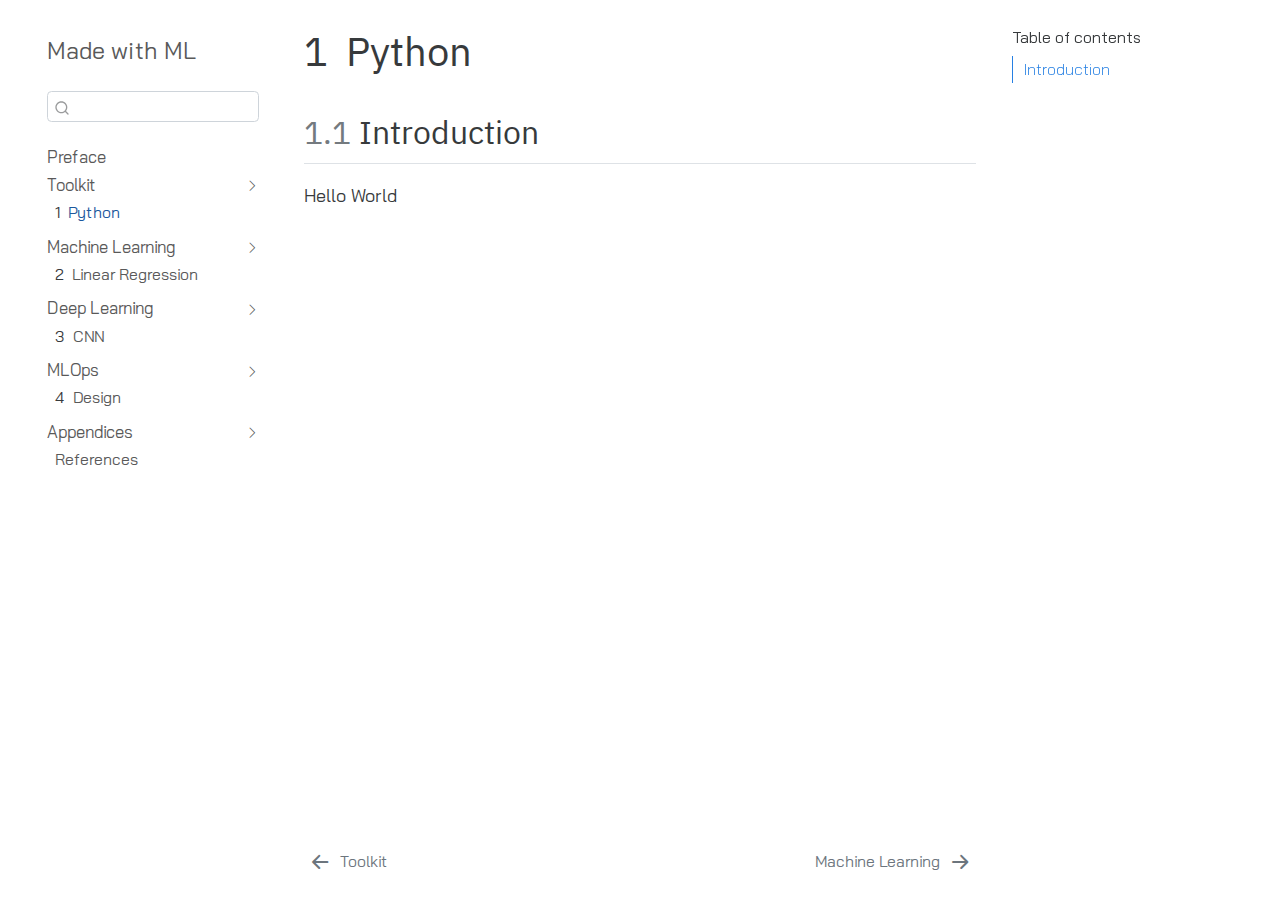
<file: docs/part1/python.html>
<!DOCTYPE html>
<html xmlns="http://www.w3.org/1999/xhtml" lang="en" xml:lang="en"><head>

<meta charset="utf-8">
<meta name="generator" content="quarto-0.9.658">

<meta name="viewport" content="width=device-width, initial-scale=1.0, user-scalable=yes">


<title>Made with ML - 1&nbsp; Python</title>
<style>
code{white-space: pre-wrap;}
span.smallcaps{font-variant: small-caps;}
span.underline{text-decoration: underline;}
div.column{display: inline-block; vertical-align: top; width: 50%;}
div.hanging-indent{margin-left: 1.5em; text-indent: -1.5em;}
ul.task-list{list-style: none;}
</style>


<script src="../site_libs/quarto-nav/quarto-nav.js"></script>
<script src="../site_libs/quarto-nav/headroom.min.js"></script>
<script src="../site_libs/clipboard/clipboard.min.js"></script>
<script src="../site_libs/quarto-search/autocomplete.umd.js"></script>
<script src="../site_libs/quarto-search/fuse.min.js"></script>
<script src="../site_libs/quarto-search/quarto-search.js"></script>
<meta name="quarto:offset" content="../">
<link href="../part-2.html" rel="next">
<link href="../part-1.html" rel="prev">
<script src="../site_libs/quarto-html/quarto.js"></script>
<script src="../site_libs/quarto-html/popper.min.js"></script>
<script src="../site_libs/quarto-html/tippy.umd.min.js"></script>
<script src="../site_libs/quarto-html/anchor.min.js"></script>
<link href="../site_libs/quarto-html/tippy.css" rel="stylesheet">
<link href="../site_libs/quarto-html/quarto-syntax-highlighting.css" rel="stylesheet" id="quarto-text-highlighting-styles">
<script src="../site_libs/bootstrap/bootstrap.min.js"></script>
<link href="../site_libs/bootstrap/bootstrap-icons.css" rel="stylesheet">
<link href="../site_libs/bootstrap/bootstrap.min.css" rel="stylesheet">
<script id="quarto-search-options" type="application/json">{
  "location": "sidebar",
  "copy-button": false,
  "collapse-after": 3,
  "panel-placement": "start",
  "type": "textbox",
  "limit": 20,
  "language": {
    "search-no-results-text": "No results",
    "search-matching-documents-text": "matching documents",
    "search-copy-link-title": "Copy link to search",
    "search-hide-matches-text": "Hide additional matches",
    "search-more-match-text": "more match in this document",
    "search-more-matches-text": "more matches in this document",
    "search-clear-button-title": "Clear",
    "search-detached-cancel-button-title": "Cancel",
    "search-submit-button-title": "Submit"
  }
}</script>


<link rel="stylesheet" href="../styles.css">
</head>

<body class="nav-sidebar floating">

<div id="quarto-search-results"></div>
  <header id="quarto-header" class="headroom fixed-top">
  <nav class="quarto-secondary-nav" data-bs-toggle="collapse" data-bs-target="#quarto-sidebar" aria-controls="quarto-sidebar" aria-expanded="false" aria-label="Toggle sidebar navigation" onclick="if (window.quartoToggleHeadroom) { window.quartoToggleHeadroom(); }">
    <div class="container-fluid d-flex justify-content-between">
      <h1 class="quarto-secondary-nav-title"><span class="chapter-number">1</span>&nbsp; <span class="chapter-title">Python</span></h1>
      <button type="button" class="quarto-btn-toggle btn" aria-label="Show secondary navigation">
        <i class="bi bi-chevron-right"></i>
      </button>
    </div>
  </nav>
</header>
<!-- content -->
<div id="quarto-content" class="quarto-container page-columns page-rows-contents page-layout-article">
<!-- sidebar -->
  <nav id="quarto-sidebar" class="sidebar collapse sidebar-navigation floating overflow-auto">
    <div class="pt-lg-2 mt-2 text-left sidebar-header">
    <div class="sidebar-title mb-0 py-0">
      <a href="../">Made with ML</a> 
    </div>
      </div>
      <div class="mt-2 flex-shrink-0 align-items-center">
        <div class="sidebar-search">
        <div id="quarto-search" class="" title="Search"></div>
        </div>
      </div>
    <div class="sidebar-menu-container"> 
    <ul class="list-unstyled mt-1">
        <li class="sidebar-item">
  <div class="sidebar-item-container"> 
  <a href="../index.html" class="sidebar-item-text sidebar-link">Preface</a>
  </div>
</li>
        <li class="sidebar-item sidebar-item-section">
    <div class="sidebar-item-container"> 
        <a href="../part-1.html" class="sidebar-item-text sidebar-link">Toolkit</a>
      <a class="sidebar-item-toggle text-start" data-bs-toggle="collapse" data-bs-target="#quarto-sidebar-section-1" aria-expanded="true">
        <i class="bi bi-chevron-right ms-2"></i>
      </a>
    </div>
    <ul id="quarto-sidebar-section-1" class="collapse list-unstyled sidebar-section depth1 show">  
        <li class="sidebar-item">
  <div class="sidebar-item-container"> 
  <a href="../part1/python.html" class="sidebar-item-text sidebar-link active"><span class="chapter-number">1</span>&nbsp; <span class="chapter-title">Python</span></a>
  </div>
</li>
    </ul>
  </li>
        <li class="sidebar-item sidebar-item-section">
    <div class="sidebar-item-container"> 
        <a href="../part-2.html" class="sidebar-item-text sidebar-link">Machine Learning</a>
      <a class="sidebar-item-toggle text-start" data-bs-toggle="collapse" data-bs-target="#quarto-sidebar-section-2" aria-expanded="true">
        <i class="bi bi-chevron-right ms-2"></i>
      </a>
    </div>
    <ul id="quarto-sidebar-section-2" class="collapse list-unstyled sidebar-section depth1 show">  
        <li class="sidebar-item">
  <div class="sidebar-item-container"> 
  <a href="../part2/linear_regression.html" class="sidebar-item-text sidebar-link"><span class="chapter-number">2</span>&nbsp; <span class="chapter-title">Linear Regression</span></a>
  </div>
</li>
    </ul>
  </li>
        <li class="sidebar-item sidebar-item-section">
    <div class="sidebar-item-container"> 
        <a href="../part-3.html" class="sidebar-item-text sidebar-link">Deep Learning</a>
      <a class="sidebar-item-toggle text-start" data-bs-toggle="collapse" data-bs-target="#quarto-sidebar-section-3" aria-expanded="true">
        <i class="bi bi-chevron-right ms-2"></i>
      </a>
    </div>
    <ul id="quarto-sidebar-section-3" class="collapse list-unstyled sidebar-section depth1 show">  
        <li class="sidebar-item">
  <div class="sidebar-item-container"> 
  <a href="../part3/cnn.html" class="sidebar-item-text sidebar-link"><span class="chapter-number">3</span>&nbsp; <span class="chapter-title">CNN</span></a>
  </div>
</li>
    </ul>
  </li>
        <li class="sidebar-item sidebar-item-section">
    <div class="sidebar-item-container"> 
        <a href="../part-4.html" class="sidebar-item-text sidebar-link">MLOps</a>
      <a class="sidebar-item-toggle text-start" data-bs-toggle="collapse" data-bs-target="#quarto-sidebar-section-4" aria-expanded="true">
        <i class="bi bi-chevron-right ms-2"></i>
      </a>
    </div>
    <ul id="quarto-sidebar-section-4" class="collapse list-unstyled sidebar-section depth1 show">  
        <li class="sidebar-item">
  <div class="sidebar-item-container"> 
  <a href="../part4/design.html" class="sidebar-item-text sidebar-link"><span class="chapter-number">4</span>&nbsp; <span class="chapter-title">Design</span></a>
  </div>
</li>
    </ul>
  </li>
        <li class="sidebar-item sidebar-item-section">
    <div class="sidebar-item-container"> 
        <a class="sidebar-item-text sidebar-link text-start" data-bs-toggle="collapse" data-bs-target="#quarto-sidebar-section-5" aria-expanded="true">Appendices</a>
      <a class="sidebar-item-toggle text-start" data-bs-toggle="collapse" data-bs-target="#quarto-sidebar-section-5" aria-expanded="true">
        <i class="bi bi-chevron-right ms-2"></i>
      </a>
    </div>
    <ul id="quarto-sidebar-section-5" class="collapse list-unstyled sidebar-section depth1 show">  
        <li class="sidebar-item">
  <div class="sidebar-item-container"> 
  <a href="../references.html" class="sidebar-item-text sidebar-link">References</a>
  </div>
</li>
    </ul>
  </li>
    </ul>
    </div>
</nav>
<!-- margin-sidebar -->
    <div id="quarto-margin-sidebar" class="sidebar margin-sidebar">
        <nav id="TOC" role="doc-toc">
    <h2 id="toc-title">Table of contents</h2>
   
  <ul>
  <li><a href="#introduction" id="toc-introduction" class="nav-link active" data-scroll-target="#introduction"> <span class="header-section-number">1.1</span> Introduction</a></li>
  </ul>
</nav>
    </div>
<!-- main -->
<main class="content" id="quarto-document-content">

<header id="title-block-header" class="quarto-title-block default">
<div class="quarto-title">
<h1 class="title d-none d-lg-block"><span class="chapter-number">1</span>&nbsp; <span class="chapter-title">Python</span></h1>
</div>



<div class="quarto-title-meta">

    
    
  </div>
  

</header>

<section id="introduction" class="level2" data-number="1.1">
<h2 data-number="1.1" class="anchored" data-anchor-id="introduction"><span class="header-section-number">1.1</span> Introduction</h2>
<p>Hello World</p>


</section>

</main> <!-- /main -->
<script id="quarto-html-after-body" type="application/javascript">
window.document.addEventListener("DOMContentLoaded", function (event) {
  const icon = "";
  const anchorJS = new window.AnchorJS();
  anchorJS.options = {
    placement: 'right',
    icon: icon
  };
  anchorJS.add('.anchored');
  const clipboard = new window.ClipboardJS('.code-copy-button', {
    target: function(trigger) {
      return trigger.previousElementSibling;
    }
  });
  clipboard.on('success', function(e) {
    // button target
    const button = e.trigger;
    // don't keep focus
    button.blur();
    // flash "checked"
    button.classList.add('code-copy-button-checked');
    var currentTitle = button.getAttribute("title");
    button.setAttribute("title", "Copied!");
    setTimeout(function() {
      button.setAttribute("title", currentTitle);
      button.classList.remove('code-copy-button-checked');
    }, 1000);
    // clear code selection
    e.clearSelection();
  });
  function tippyHover(el, contentFn) {
    const config = {
      allowHTML: true,
      content: contentFn,
      maxWidth: 500,
      delay: 100,
      arrow: false,
      appendTo: function(el) {
          return el.parentElement;
      },
      interactive: true,
      interactiveBorder: 10,
      theme: 'quarto',
      placement: 'bottom-start'
    };
    window.tippy(el, config); 
  }
  const noterefs = window.document.querySelectorAll('a[role="doc-noteref"]');
  for (var i=0; i<noterefs.length; i++) {
    const ref = noterefs[i];
    tippyHover(ref, function() {
      let href = ref.getAttribute('href');
      try { href = new URL(href).hash; } catch {}
      const id = href.replace(/^#\/?/, "");
      const note = window.document.getElementById(id);
      return note.innerHTML;
    });
  }
  var bibliorefs = window.document.querySelectorAll('a[role="doc-biblioref"]');
  for (var i=0; i<bibliorefs.length; i++) {
    const ref = bibliorefs[i];
    const cites = ref.parentNode.getAttribute('data-cites').split(' ');
    tippyHover(ref, function() {
      var popup = window.document.createElement('div');
      cites.forEach(function(cite) {
        var citeDiv = window.document.createElement('div');
        citeDiv.classList.add('hanging-indent');
        citeDiv.classList.add('csl-entry');
        var biblioDiv = window.document.getElementById('ref-' + cite);
        if (biblioDiv) {
          citeDiv.innerHTML = biblioDiv.innerHTML;
        }
        popup.appendChild(citeDiv);
      });
      return popup.innerHTML;
    });
  }
});
</script>
<nav class="page-navigation">
  <div class="nav-page nav-page-previous">
      <a href="../part-1.html" class="pagination-link">
        <i class="bi bi-arrow-left-short"></i> <span class="nav-page-text">Toolkit</span>
      </a>          
  </div>
  <div class="nav-page nav-page-next">
      <a href="../part-2.html" class="pagination-link">
        <span class="nav-page-text">Machine Learning</span> <i class="bi bi-arrow-right-short"></i>
      </a>
  </div>
</nav>
</div> <!-- /content -->



</body></html>
</file>
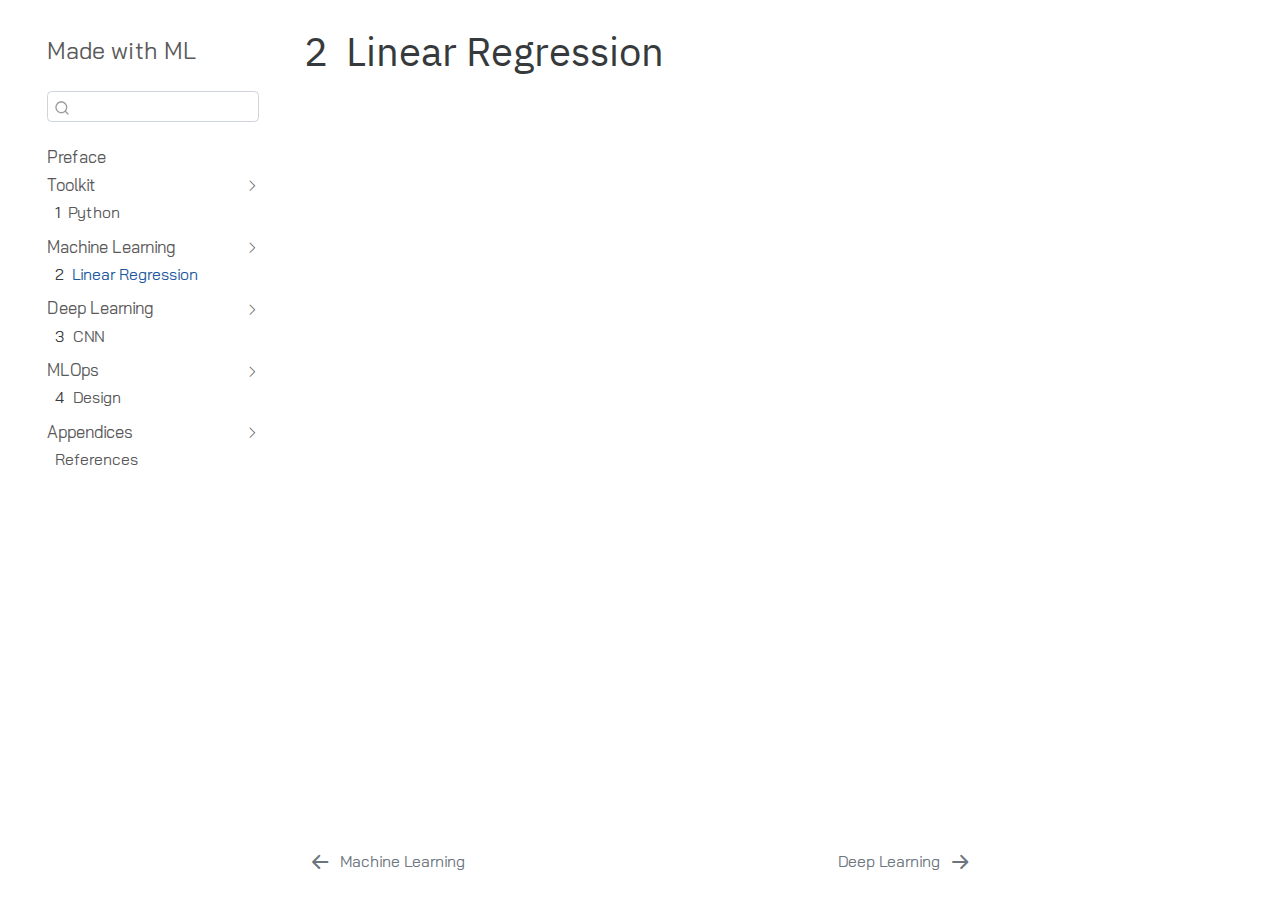
<file: docs/part2/linear_regression.html>
<!DOCTYPE html>
<html xmlns="http://www.w3.org/1999/xhtml" lang="en" xml:lang="en"><head>

<meta charset="utf-8">
<meta name="generator" content="quarto-0.9.658">

<meta name="viewport" content="width=device-width, initial-scale=1.0, user-scalable=yes">


<title>Made with ML - 2&nbsp; Linear Regression</title>
<style>
code{white-space: pre-wrap;}
span.smallcaps{font-variant: small-caps;}
span.underline{text-decoration: underline;}
div.column{display: inline-block; vertical-align: top; width: 50%;}
div.hanging-indent{margin-left: 1.5em; text-indent: -1.5em;}
ul.task-list{list-style: none;}
</style>


<script src="../site_libs/quarto-nav/quarto-nav.js"></script>
<script src="../site_libs/quarto-nav/headroom.min.js"></script>
<script src="../site_libs/clipboard/clipboard.min.js"></script>
<script src="../site_libs/quarto-search/autocomplete.umd.js"></script>
<script src="../site_libs/quarto-search/fuse.min.js"></script>
<script src="../site_libs/quarto-search/quarto-search.js"></script>
<meta name="quarto:offset" content="../">
<link href="../part-3.html" rel="next">
<link href="../part-2.html" rel="prev">
<script src="../site_libs/quarto-html/quarto.js"></script>
<script src="../site_libs/quarto-html/popper.min.js"></script>
<script src="../site_libs/quarto-html/tippy.umd.min.js"></script>
<script src="../site_libs/quarto-html/anchor.min.js"></script>
<link href="../site_libs/quarto-html/tippy.css" rel="stylesheet">
<link href="../site_libs/quarto-html/quarto-syntax-highlighting.css" rel="stylesheet" id="quarto-text-highlighting-styles">
<script src="../site_libs/bootstrap/bootstrap.min.js"></script>
<link href="../site_libs/bootstrap/bootstrap-icons.css" rel="stylesheet">
<link href="../site_libs/bootstrap/bootstrap.min.css" rel="stylesheet">
<script id="quarto-search-options" type="application/json">{
  "location": "sidebar",
  "copy-button": false,
  "collapse-after": 3,
  "panel-placement": "start",
  "type": "textbox",
  "limit": 20,
  "language": {
    "search-no-results-text": "No results",
    "search-matching-documents-text": "matching documents",
    "search-copy-link-title": "Copy link to search",
    "search-hide-matches-text": "Hide additional matches",
    "search-more-match-text": "more match in this document",
    "search-more-matches-text": "more matches in this document",
    "search-clear-button-title": "Clear",
    "search-detached-cancel-button-title": "Cancel",
    "search-submit-button-title": "Submit"
  }
}</script>


<link rel="stylesheet" href="../styles.css">
</head>

<body class="nav-sidebar floating">

<div id="quarto-search-results"></div>
  <header id="quarto-header" class="headroom fixed-top">
  <nav class="quarto-secondary-nav" data-bs-toggle="collapse" data-bs-target="#quarto-sidebar" aria-controls="quarto-sidebar" aria-expanded="false" aria-label="Toggle sidebar navigation" onclick="if (window.quartoToggleHeadroom) { window.quartoToggleHeadroom(); }">
    <div class="container-fluid d-flex justify-content-between">
      <h1 class="quarto-secondary-nav-title"><span class="chapter-number">2</span>&nbsp; <span class="chapter-title">Linear Regression</span></h1>
      <button type="button" class="quarto-btn-toggle btn" aria-label="Show secondary navigation">
        <i class="bi bi-chevron-right"></i>
      </button>
    </div>
  </nav>
</header>
<!-- content -->
<div id="quarto-content" class="quarto-container page-columns page-rows-contents page-layout-article">
<!-- sidebar -->
  <nav id="quarto-sidebar" class="sidebar collapse sidebar-navigation floating overflow-auto">
    <div class="pt-lg-2 mt-2 text-left sidebar-header">
    <div class="sidebar-title mb-0 py-0">
      <a href="../">Made with ML</a> 
    </div>
      </div>
      <div class="mt-2 flex-shrink-0 align-items-center">
        <div class="sidebar-search">
        <div id="quarto-search" class="" title="Search"></div>
        </div>
      </div>
    <div class="sidebar-menu-container"> 
    <ul class="list-unstyled mt-1">
        <li class="sidebar-item">
  <div class="sidebar-item-container"> 
  <a href="../index.html" class="sidebar-item-text sidebar-link">Preface</a>
  </div>
</li>
        <li class="sidebar-item sidebar-item-section">
    <div class="sidebar-item-container"> 
        <a href="../part-1.html" class="sidebar-item-text sidebar-link">Toolkit</a>
      <a class="sidebar-item-toggle text-start" data-bs-toggle="collapse" data-bs-target="#quarto-sidebar-section-1" aria-expanded="true">
        <i class="bi bi-chevron-right ms-2"></i>
      </a>
    </div>
    <ul id="quarto-sidebar-section-1" class="collapse list-unstyled sidebar-section depth1 show">  
        <li class="sidebar-item">
  <div class="sidebar-item-container"> 
  <a href="../part1/python.html" class="sidebar-item-text sidebar-link"><span class="chapter-number">1</span>&nbsp; <span class="chapter-title">Python</span></a>
  </div>
</li>
    </ul>
  </li>
        <li class="sidebar-item sidebar-item-section">
    <div class="sidebar-item-container"> 
        <a href="../part-2.html" class="sidebar-item-text sidebar-link">Machine Learning</a>
      <a class="sidebar-item-toggle text-start" data-bs-toggle="collapse" data-bs-target="#quarto-sidebar-section-2" aria-expanded="true">
        <i class="bi bi-chevron-right ms-2"></i>
      </a>
    </div>
    <ul id="quarto-sidebar-section-2" class="collapse list-unstyled sidebar-section depth1 show">  
        <li class="sidebar-item">
  <div class="sidebar-item-container"> 
  <a href="../part2/linear_regression.html" class="sidebar-item-text sidebar-link active"><span class="chapter-number">2</span>&nbsp; <span class="chapter-title">Linear Regression</span></a>
  </div>
</li>
    </ul>
  </li>
        <li class="sidebar-item sidebar-item-section">
    <div class="sidebar-item-container"> 
        <a href="../part-3.html" class="sidebar-item-text sidebar-link">Deep Learning</a>
      <a class="sidebar-item-toggle text-start" data-bs-toggle="collapse" data-bs-target="#quarto-sidebar-section-3" aria-expanded="true">
        <i class="bi bi-chevron-right ms-2"></i>
      </a>
    </div>
    <ul id="quarto-sidebar-section-3" class="collapse list-unstyled sidebar-section depth1 show">  
        <li class="sidebar-item">
  <div class="sidebar-item-container"> 
  <a href="../part3/cnn.html" class="sidebar-item-text sidebar-link"><span class="chapter-number">3</span>&nbsp; <span class="chapter-title">CNN</span></a>
  </div>
</li>
    </ul>
  </li>
        <li class="sidebar-item sidebar-item-section">
    <div class="sidebar-item-container"> 
        <a href="../part-4.html" class="sidebar-item-text sidebar-link">MLOps</a>
      <a class="sidebar-item-toggle text-start" data-bs-toggle="collapse" data-bs-target="#quarto-sidebar-section-4" aria-expanded="true">
        <i class="bi bi-chevron-right ms-2"></i>
      </a>
    </div>
    <ul id="quarto-sidebar-section-4" class="collapse list-unstyled sidebar-section depth1 show">  
        <li class="sidebar-item">
  <div class="sidebar-item-container"> 
  <a href="../part4/design.html" class="sidebar-item-text sidebar-link"><span class="chapter-number">4</span>&nbsp; <span class="chapter-title">Design</span></a>
  </div>
</li>
    </ul>
  </li>
        <li class="sidebar-item sidebar-item-section">
    <div class="sidebar-item-container"> 
        <a class="sidebar-item-text sidebar-link text-start" data-bs-toggle="collapse" data-bs-target="#quarto-sidebar-section-5" aria-expanded="true">Appendices</a>
      <a class="sidebar-item-toggle text-start" data-bs-toggle="collapse" data-bs-target="#quarto-sidebar-section-5" aria-expanded="true">
        <i class="bi bi-chevron-right ms-2"></i>
      </a>
    </div>
    <ul id="quarto-sidebar-section-5" class="collapse list-unstyled sidebar-section depth1 show">  
        <li class="sidebar-item">
  <div class="sidebar-item-container"> 
  <a href="../references.html" class="sidebar-item-text sidebar-link">References</a>
  </div>
</li>
    </ul>
  </li>
    </ul>
    </div>
</nav>
<!-- margin-sidebar -->
    <div id="quarto-margin-sidebar" class="sidebar margin-sidebar">
        
    </div>
<!-- main -->
<main class="content" id="quarto-document-content">

<header id="title-block-header" class="quarto-title-block default">
<div class="quarto-title">
<h1 class="title d-none d-lg-block"><span class="chapter-number">2</span>&nbsp; <span class="chapter-title">Linear Regression</span></h1>
</div>



<div class="quarto-title-meta">

    
    
  </div>
  

</header>




</main> <!-- /main -->
<script id="quarto-html-after-body" type="application/javascript">
window.document.addEventListener("DOMContentLoaded", function (event) {
  const icon = "";
  const anchorJS = new window.AnchorJS();
  anchorJS.options = {
    placement: 'right',
    icon: icon
  };
  anchorJS.add('.anchored');
  const clipboard = new window.ClipboardJS('.code-copy-button', {
    target: function(trigger) {
      return trigger.previousElementSibling;
    }
  });
  clipboard.on('success', function(e) {
    // button target
    const button = e.trigger;
    // don't keep focus
    button.blur();
    // flash "checked"
    button.classList.add('code-copy-button-checked');
    var currentTitle = button.getAttribute("title");
    button.setAttribute("title", "Copied!");
    setTimeout(function() {
      button.setAttribute("title", currentTitle);
      button.classList.remove('code-copy-button-checked');
    }, 1000);
    // clear code selection
    e.clearSelection();
  });
  function tippyHover(el, contentFn) {
    const config = {
      allowHTML: true,
      content: contentFn,
      maxWidth: 500,
      delay: 100,
      arrow: false,
      appendTo: function(el) {
          return el.parentElement;
      },
      interactive: true,
      interactiveBorder: 10,
      theme: 'quarto',
      placement: 'bottom-start'
    };
    window.tippy(el, config); 
  }
  const noterefs = window.document.querySelectorAll('a[role="doc-noteref"]');
  for (var i=0; i<noterefs.length; i++) {
    const ref = noterefs[i];
    tippyHover(ref, function() {
      let href = ref.getAttribute('href');
      try { href = new URL(href).hash; } catch {}
      const id = href.replace(/^#\/?/, "");
      const note = window.document.getElementById(id);
      return note.innerHTML;
    });
  }
  var bibliorefs = window.document.querySelectorAll('a[role="doc-biblioref"]');
  for (var i=0; i<bibliorefs.length; i++) {
    const ref = bibliorefs[i];
    const cites = ref.parentNode.getAttribute('data-cites').split(' ');
    tippyHover(ref, function() {
      var popup = window.document.createElement('div');
      cites.forEach(function(cite) {
        var citeDiv = window.document.createElement('div');
        citeDiv.classList.add('hanging-indent');
        citeDiv.classList.add('csl-entry');
        var biblioDiv = window.document.getElementById('ref-' + cite);
        if (biblioDiv) {
          citeDiv.innerHTML = biblioDiv.innerHTML;
        }
        popup.appendChild(citeDiv);
      });
      return popup.innerHTML;
    });
  }
});
</script>
<nav class="page-navigation">
  <div class="nav-page nav-page-previous">
      <a href="../part-2.html" class="pagination-link">
        <i class="bi bi-arrow-left-short"></i> <span class="nav-page-text">Machine Learning</span>
      </a>          
  </div>
  <div class="nav-page nav-page-next">
      <a href="../part-3.html" class="pagination-link">
        <span class="nav-page-text">Deep Learning</span> <i class="bi bi-arrow-right-short"></i>
      </a>
  </div>
</nav>
</div> <!-- /content -->



</body></html>
</file>
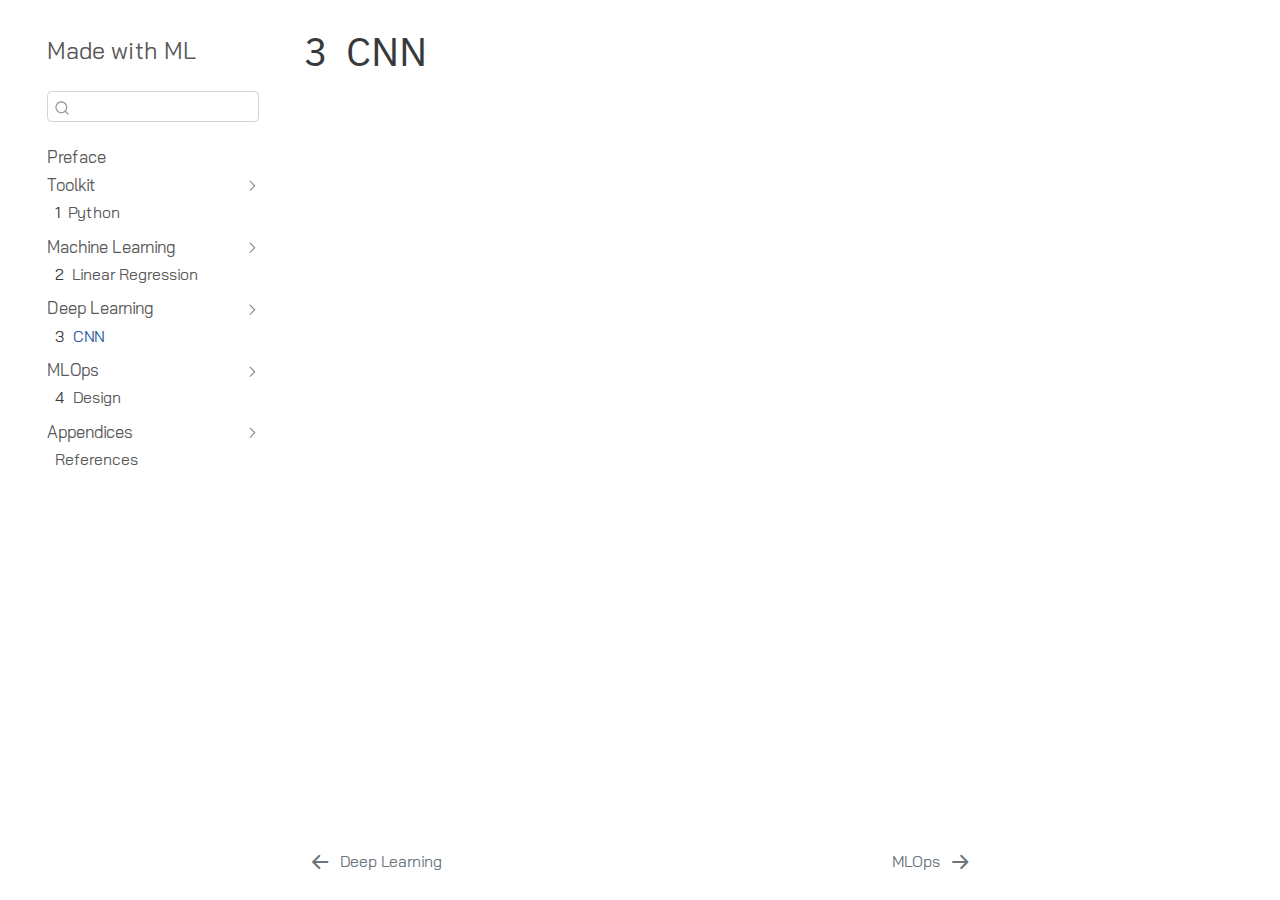
<file: docs/part3/cnn.html>
<!DOCTYPE html>
<html xmlns="http://www.w3.org/1999/xhtml" lang="en" xml:lang="en"><head>

<meta charset="utf-8">
<meta name="generator" content="quarto-0.9.658">

<meta name="viewport" content="width=device-width, initial-scale=1.0, user-scalable=yes">


<title>Made with ML - 3&nbsp; CNN</title>
<style>
code{white-space: pre-wrap;}
span.smallcaps{font-variant: small-caps;}
span.underline{text-decoration: underline;}
div.column{display: inline-block; vertical-align: top; width: 50%;}
div.hanging-indent{margin-left: 1.5em; text-indent: -1.5em;}
ul.task-list{list-style: none;}
</style>


<script src="../site_libs/quarto-nav/quarto-nav.js"></script>
<script src="../site_libs/quarto-nav/headroom.min.js"></script>
<script src="../site_libs/clipboard/clipboard.min.js"></script>
<script src="../site_libs/quarto-search/autocomplete.umd.js"></script>
<script src="../site_libs/quarto-search/fuse.min.js"></script>
<script src="../site_libs/quarto-search/quarto-search.js"></script>
<meta name="quarto:offset" content="../">
<link href="../part-4.html" rel="next">
<link href="../part-3.html" rel="prev">
<script src="../site_libs/quarto-html/quarto.js"></script>
<script src="../site_libs/quarto-html/popper.min.js"></script>
<script src="../site_libs/quarto-html/tippy.umd.min.js"></script>
<script src="../site_libs/quarto-html/anchor.min.js"></script>
<link href="../site_libs/quarto-html/tippy.css" rel="stylesheet">
<link href="../site_libs/quarto-html/quarto-syntax-highlighting.css" rel="stylesheet" id="quarto-text-highlighting-styles">
<script src="../site_libs/bootstrap/bootstrap.min.js"></script>
<link href="../site_libs/bootstrap/bootstrap-icons.css" rel="stylesheet">
<link href="../site_libs/bootstrap/bootstrap.min.css" rel="stylesheet">
<script id="quarto-search-options" type="application/json">{
  "location": "sidebar",
  "copy-button": false,
  "collapse-after": 3,
  "panel-placement": "start",
  "type": "textbox",
  "limit": 20,
  "language": {
    "search-no-results-text": "No results",
    "search-matching-documents-text": "matching documents",
    "search-copy-link-title": "Copy link to search",
    "search-hide-matches-text": "Hide additional matches",
    "search-more-match-text": "more match in this document",
    "search-more-matches-text": "more matches in this document",
    "search-clear-button-title": "Clear",
    "search-detached-cancel-button-title": "Cancel",
    "search-submit-button-title": "Submit"
  }
}</script>


<link rel="stylesheet" href="../styles.css">
</head>

<body class="nav-sidebar floating">

<div id="quarto-search-results"></div>
  <header id="quarto-header" class="headroom fixed-top">
  <nav class="quarto-secondary-nav" data-bs-toggle="collapse" data-bs-target="#quarto-sidebar" aria-controls="quarto-sidebar" aria-expanded="false" aria-label="Toggle sidebar navigation" onclick="if (window.quartoToggleHeadroom) { window.quartoToggleHeadroom(); }">
    <div class="container-fluid d-flex justify-content-between">
      <h1 class="quarto-secondary-nav-title"><span class="chapter-number">3</span>&nbsp; <span class="chapter-title">CNN</span></h1>
      <button type="button" class="quarto-btn-toggle btn" aria-label="Show secondary navigation">
        <i class="bi bi-chevron-right"></i>
      </button>
    </div>
  </nav>
</header>
<!-- content -->
<div id="quarto-content" class="quarto-container page-columns page-rows-contents page-layout-article">
<!-- sidebar -->
  <nav id="quarto-sidebar" class="sidebar collapse sidebar-navigation floating overflow-auto">
    <div class="pt-lg-2 mt-2 text-left sidebar-header">
    <div class="sidebar-title mb-0 py-0">
      <a href="../">Made with ML</a> 
    </div>
      </div>
      <div class="mt-2 flex-shrink-0 align-items-center">
        <div class="sidebar-search">
        <div id="quarto-search" class="" title="Search"></div>
        </div>
      </div>
    <div class="sidebar-menu-container"> 
    <ul class="list-unstyled mt-1">
        <li class="sidebar-item">
  <div class="sidebar-item-container"> 
  <a href="../index.html" class="sidebar-item-text sidebar-link">Preface</a>
  </div>
</li>
        <li class="sidebar-item sidebar-item-section">
    <div class="sidebar-item-container"> 
        <a href="../part-1.html" class="sidebar-item-text sidebar-link">Toolkit</a>
      <a class="sidebar-item-toggle text-start" data-bs-toggle="collapse" data-bs-target="#quarto-sidebar-section-1" aria-expanded="true">
        <i class="bi bi-chevron-right ms-2"></i>
      </a>
    </div>
    <ul id="quarto-sidebar-section-1" class="collapse list-unstyled sidebar-section depth1 show">  
        <li class="sidebar-item">
  <div class="sidebar-item-container"> 
  <a href="../part1/python.html" class="sidebar-item-text sidebar-link"><span class="chapter-number">1</span>&nbsp; <span class="chapter-title">Python</span></a>
  </div>
</li>
    </ul>
  </li>
        <li class="sidebar-item sidebar-item-section">
    <div class="sidebar-item-container"> 
        <a href="../part-2.html" class="sidebar-item-text sidebar-link">Machine Learning</a>
      <a class="sidebar-item-toggle text-start" data-bs-toggle="collapse" data-bs-target="#quarto-sidebar-section-2" aria-expanded="true">
        <i class="bi bi-chevron-right ms-2"></i>
      </a>
    </div>
    <ul id="quarto-sidebar-section-2" class="collapse list-unstyled sidebar-section depth1 show">  
        <li class="sidebar-item">
  <div class="sidebar-item-container"> 
  <a href="../part2/linear_regression.html" class="sidebar-item-text sidebar-link"><span class="chapter-number">2</span>&nbsp; <span class="chapter-title">Linear Regression</span></a>
  </div>
</li>
    </ul>
  </li>
        <li class="sidebar-item sidebar-item-section">
    <div class="sidebar-item-container"> 
        <a href="../part-3.html" class="sidebar-item-text sidebar-link">Deep Learning</a>
      <a class="sidebar-item-toggle text-start" data-bs-toggle="collapse" data-bs-target="#quarto-sidebar-section-3" aria-expanded="true">
        <i class="bi bi-chevron-right ms-2"></i>
      </a>
    </div>
    <ul id="quarto-sidebar-section-3" class="collapse list-unstyled sidebar-section depth1 show">  
        <li class="sidebar-item">
  <div class="sidebar-item-container"> 
  <a href="../part3/cnn.html" class="sidebar-item-text sidebar-link active"><span class="chapter-number">3</span>&nbsp; <span class="chapter-title">CNN</span></a>
  </div>
</li>
    </ul>
  </li>
        <li class="sidebar-item sidebar-item-section">
    <div class="sidebar-item-container"> 
        <a href="../part-4.html" class="sidebar-item-text sidebar-link">MLOps</a>
      <a class="sidebar-item-toggle text-start" data-bs-toggle="collapse" data-bs-target="#quarto-sidebar-section-4" aria-expanded="true">
        <i class="bi bi-chevron-right ms-2"></i>
      </a>
    </div>
    <ul id="quarto-sidebar-section-4" class="collapse list-unstyled sidebar-section depth1 show">  
        <li class="sidebar-item">
  <div class="sidebar-item-container"> 
  <a href="../part4/design.html" class="sidebar-item-text sidebar-link"><span class="chapter-number">4</span>&nbsp; <span class="chapter-title">Design</span></a>
  </div>
</li>
    </ul>
  </li>
        <li class="sidebar-item sidebar-item-section">
    <div class="sidebar-item-container"> 
        <a class="sidebar-item-text sidebar-link text-start" data-bs-toggle="collapse" data-bs-target="#quarto-sidebar-section-5" aria-expanded="true">Appendices</a>
      <a class="sidebar-item-toggle text-start" data-bs-toggle="collapse" data-bs-target="#quarto-sidebar-section-5" aria-expanded="true">
        <i class="bi bi-chevron-right ms-2"></i>
      </a>
    </div>
    <ul id="quarto-sidebar-section-5" class="collapse list-unstyled sidebar-section depth1 show">  
        <li class="sidebar-item">
  <div class="sidebar-item-container"> 
  <a href="../references.html" class="sidebar-item-text sidebar-link">References</a>
  </div>
</li>
    </ul>
  </li>
    </ul>
    </div>
</nav>
<!-- margin-sidebar -->
    <div id="quarto-margin-sidebar" class="sidebar margin-sidebar">
        
    </div>
<!-- main -->
<main class="content" id="quarto-document-content">

<header id="title-block-header" class="quarto-title-block default">
<div class="quarto-title">
<h1 class="title d-none d-lg-block"><span class="chapter-number">3</span>&nbsp; <span class="chapter-title">CNN</span></h1>
</div>



<div class="quarto-title-meta">

    
    
  </div>
  

</header>




</main> <!-- /main -->
<script id="quarto-html-after-body" type="application/javascript">
window.document.addEventListener("DOMContentLoaded", function (event) {
  const icon = "";
  const anchorJS = new window.AnchorJS();
  anchorJS.options = {
    placement: 'right',
    icon: icon
  };
  anchorJS.add('.anchored');
  const clipboard = new window.ClipboardJS('.code-copy-button', {
    target: function(trigger) {
      return trigger.previousElementSibling;
    }
  });
  clipboard.on('success', function(e) {
    // button target
    const button = e.trigger;
    // don't keep focus
    button.blur();
    // flash "checked"
    button.classList.add('code-copy-button-checked');
    var currentTitle = button.getAttribute("title");
    button.setAttribute("title", "Copied!");
    setTimeout(function() {
      button.setAttribute("title", currentTitle);
      button.classList.remove('code-copy-button-checked');
    }, 1000);
    // clear code selection
    e.clearSelection();
  });
  function tippyHover(el, contentFn) {
    const config = {
      allowHTML: true,
      content: contentFn,
      maxWidth: 500,
      delay: 100,
      arrow: false,
      appendTo: function(el) {
          return el.parentElement;
      },
      interactive: true,
      interactiveBorder: 10,
      theme: 'quarto',
      placement: 'bottom-start'
    };
    window.tippy(el, config); 
  }
  const noterefs = window.document.querySelectorAll('a[role="doc-noteref"]');
  for (var i=0; i<noterefs.length; i++) {
    const ref = noterefs[i];
    tippyHover(ref, function() {
      let href = ref.getAttribute('href');
      try { href = new URL(href).hash; } catch {}
      const id = href.replace(/^#\/?/, "");
      const note = window.document.getElementById(id);
      return note.innerHTML;
    });
  }
  var bibliorefs = window.document.querySelectorAll('a[role="doc-biblioref"]');
  for (var i=0; i<bibliorefs.length; i++) {
    const ref = bibliorefs[i];
    const cites = ref.parentNode.getAttribute('data-cites').split(' ');
    tippyHover(ref, function() {
      var popup = window.document.createElement('div');
      cites.forEach(function(cite) {
        var citeDiv = window.document.createElement('div');
        citeDiv.classList.add('hanging-indent');
        citeDiv.classList.add('csl-entry');
        var biblioDiv = window.document.getElementById('ref-' + cite);
        if (biblioDiv) {
          citeDiv.innerHTML = biblioDiv.innerHTML;
        }
        popup.appendChild(citeDiv);
      });
      return popup.innerHTML;
    });
  }
});
</script>
<nav class="page-navigation">
  <div class="nav-page nav-page-previous">
      <a href="../part-3.html" class="pagination-link">
        <i class="bi bi-arrow-left-short"></i> <span class="nav-page-text">Deep Learning</span>
      </a>          
  </div>
  <div class="nav-page nav-page-next">
      <a href="../part-4.html" class="pagination-link">
        <span class="nav-page-text">MLOps</span> <i class="bi bi-arrow-right-short"></i>
      </a>
  </div>
</nav>
</div> <!-- /content -->



</body></html>
</file>
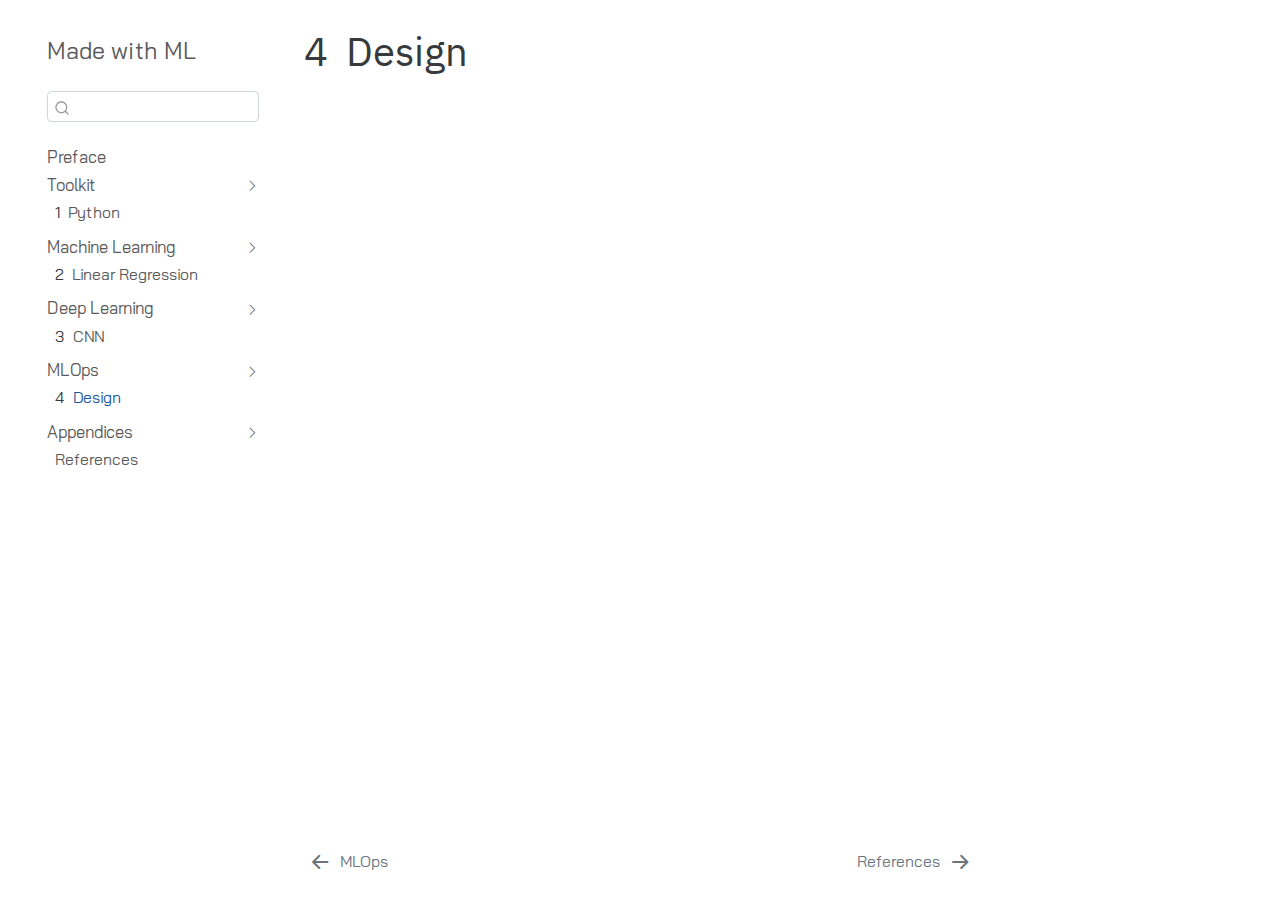
<file: docs/part4/design.html>
<!DOCTYPE html>
<html xmlns="http://www.w3.org/1999/xhtml" lang="en" xml:lang="en"><head>

<meta charset="utf-8">
<meta name="generator" content="quarto-0.9.658">

<meta name="viewport" content="width=device-width, initial-scale=1.0, user-scalable=yes">


<title>Made with ML - 4&nbsp; Design</title>
<style>
code{white-space: pre-wrap;}
span.smallcaps{font-variant: small-caps;}
span.underline{text-decoration: underline;}
div.column{display: inline-block; vertical-align: top; width: 50%;}
div.hanging-indent{margin-left: 1.5em; text-indent: -1.5em;}
ul.task-list{list-style: none;}
</style>


<script src="../site_libs/quarto-nav/quarto-nav.js"></script>
<script src="../site_libs/quarto-nav/headroom.min.js"></script>
<script src="../site_libs/clipboard/clipboard.min.js"></script>
<script src="../site_libs/quarto-search/autocomplete.umd.js"></script>
<script src="../site_libs/quarto-search/fuse.min.js"></script>
<script src="../site_libs/quarto-search/quarto-search.js"></script>
<meta name="quarto:offset" content="../">
<link href="../references.html" rel="next">
<link href="../part-4.html" rel="prev">
<script src="../site_libs/quarto-html/quarto.js"></script>
<script src="../site_libs/quarto-html/popper.min.js"></script>
<script src="../site_libs/quarto-html/tippy.umd.min.js"></script>
<script src="../site_libs/quarto-html/anchor.min.js"></script>
<link href="../site_libs/quarto-html/tippy.css" rel="stylesheet">
<link href="../site_libs/quarto-html/quarto-syntax-highlighting.css" rel="stylesheet" id="quarto-text-highlighting-styles">
<script src="../site_libs/bootstrap/bootstrap.min.js"></script>
<link href="../site_libs/bootstrap/bootstrap-icons.css" rel="stylesheet">
<link href="../site_libs/bootstrap/bootstrap.min.css" rel="stylesheet">
<script id="quarto-search-options" type="application/json">{
  "location": "sidebar",
  "copy-button": false,
  "collapse-after": 3,
  "panel-placement": "start",
  "type": "textbox",
  "limit": 20,
  "language": {
    "search-no-results-text": "No results",
    "search-matching-documents-text": "matching documents",
    "search-copy-link-title": "Copy link to search",
    "search-hide-matches-text": "Hide additional matches",
    "search-more-match-text": "more match in this document",
    "search-more-matches-text": "more matches in this document",
    "search-clear-button-title": "Clear",
    "search-detached-cancel-button-title": "Cancel",
    "search-submit-button-title": "Submit"
  }
}</script>


<link rel="stylesheet" href="../styles.css">
</head>

<body class="nav-sidebar floating">

<div id="quarto-search-results"></div>
  <header id="quarto-header" class="headroom fixed-top">
  <nav class="quarto-secondary-nav" data-bs-toggle="collapse" data-bs-target="#quarto-sidebar" aria-controls="quarto-sidebar" aria-expanded="false" aria-label="Toggle sidebar navigation" onclick="if (window.quartoToggleHeadroom) { window.quartoToggleHeadroom(); }">
    <div class="container-fluid d-flex justify-content-between">
      <h1 class="quarto-secondary-nav-title"><span class="chapter-number">4</span>&nbsp; <span class="chapter-title">Design</span></h1>
      <button type="button" class="quarto-btn-toggle btn" aria-label="Show secondary navigation">
        <i class="bi bi-chevron-right"></i>
      </button>
    </div>
  </nav>
</header>
<!-- content -->
<div id="quarto-content" class="quarto-container page-columns page-rows-contents page-layout-article">
<!-- sidebar -->
  <nav id="quarto-sidebar" class="sidebar collapse sidebar-navigation floating overflow-auto">
    <div class="pt-lg-2 mt-2 text-left sidebar-header">
    <div class="sidebar-title mb-0 py-0">
      <a href="../">Made with ML</a> 
    </div>
      </div>
      <div class="mt-2 flex-shrink-0 align-items-center">
        <div class="sidebar-search">
        <div id="quarto-search" class="" title="Search"></div>
        </div>
      </div>
    <div class="sidebar-menu-container"> 
    <ul class="list-unstyled mt-1">
        <li class="sidebar-item">
  <div class="sidebar-item-container"> 
  <a href="../index.html" class="sidebar-item-text sidebar-link">Preface</a>
  </div>
</li>
        <li class="sidebar-item sidebar-item-section">
    <div class="sidebar-item-container"> 
        <a href="../part-1.html" class="sidebar-item-text sidebar-link">Toolkit</a>
      <a class="sidebar-item-toggle text-start" data-bs-toggle="collapse" data-bs-target="#quarto-sidebar-section-1" aria-expanded="true">
        <i class="bi bi-chevron-right ms-2"></i>
      </a>
    </div>
    <ul id="quarto-sidebar-section-1" class="collapse list-unstyled sidebar-section depth1 show">  
        <li class="sidebar-item">
  <div class="sidebar-item-container"> 
  <a href="../part1/python.html" class="sidebar-item-text sidebar-link"><span class="chapter-number">1</span>&nbsp; <span class="chapter-title">Python</span></a>
  </div>
</li>
    </ul>
  </li>
        <li class="sidebar-item sidebar-item-section">
    <div class="sidebar-item-container"> 
        <a href="../part-2.html" class="sidebar-item-text sidebar-link">Machine Learning</a>
      <a class="sidebar-item-toggle text-start" data-bs-toggle="collapse" data-bs-target="#quarto-sidebar-section-2" aria-expanded="true">
        <i class="bi bi-chevron-right ms-2"></i>
      </a>
    </div>
    <ul id="quarto-sidebar-section-2" class="collapse list-unstyled sidebar-section depth1 show">  
        <li class="sidebar-item">
  <div class="sidebar-item-container"> 
  <a href="../part2/linear_regression.html" class="sidebar-item-text sidebar-link"><span class="chapter-number">2</span>&nbsp; <span class="chapter-title">Linear Regression</span></a>
  </div>
</li>
    </ul>
  </li>
        <li class="sidebar-item sidebar-item-section">
    <div class="sidebar-item-container"> 
        <a href="../part-3.html" class="sidebar-item-text sidebar-link">Deep Learning</a>
      <a class="sidebar-item-toggle text-start" data-bs-toggle="collapse" data-bs-target="#quarto-sidebar-section-3" aria-expanded="true">
        <i class="bi bi-chevron-right ms-2"></i>
      </a>
    </div>
    <ul id="quarto-sidebar-section-3" class="collapse list-unstyled sidebar-section depth1 show">  
        <li class="sidebar-item">
  <div class="sidebar-item-container"> 
  <a href="../part3/cnn.html" class="sidebar-item-text sidebar-link"><span class="chapter-number">3</span>&nbsp; <span class="chapter-title">CNN</span></a>
  </div>
</li>
    </ul>
  </li>
        <li class="sidebar-item sidebar-item-section">
    <div class="sidebar-item-container"> 
        <a href="../part-4.html" class="sidebar-item-text sidebar-link">MLOps</a>
      <a class="sidebar-item-toggle text-start" data-bs-toggle="collapse" data-bs-target="#quarto-sidebar-section-4" aria-expanded="true">
        <i class="bi bi-chevron-right ms-2"></i>
      </a>
    </div>
    <ul id="quarto-sidebar-section-4" class="collapse list-unstyled sidebar-section depth1 show">  
        <li class="sidebar-item">
  <div class="sidebar-item-container"> 
  <a href="../part4/design.html" class="sidebar-item-text sidebar-link active"><span class="chapter-number">4</span>&nbsp; <span class="chapter-title">Design</span></a>
  </div>
</li>
    </ul>
  </li>
        <li class="sidebar-item sidebar-item-section">
    <div class="sidebar-item-container"> 
        <a class="sidebar-item-text sidebar-link text-start" data-bs-toggle="collapse" data-bs-target="#quarto-sidebar-section-5" aria-expanded="true">Appendices</a>
      <a class="sidebar-item-toggle text-start" data-bs-toggle="collapse" data-bs-target="#quarto-sidebar-section-5" aria-expanded="true">
        <i class="bi bi-chevron-right ms-2"></i>
      </a>
    </div>
    <ul id="quarto-sidebar-section-5" class="collapse list-unstyled sidebar-section depth1 show">  
        <li class="sidebar-item">
  <div class="sidebar-item-container"> 
  <a href="../references.html" class="sidebar-item-text sidebar-link">References</a>
  </div>
</li>
    </ul>
  </li>
    </ul>
    </div>
</nav>
<!-- margin-sidebar -->
    <div id="quarto-margin-sidebar" class="sidebar margin-sidebar">
        
    </div>
<!-- main -->
<main class="content" id="quarto-document-content">

<header id="title-block-header" class="quarto-title-block default">
<div class="quarto-title">
<h1 class="title d-none d-lg-block"><span class="chapter-number">4</span>&nbsp; <span class="chapter-title">Design</span></h1>
</div>



<div class="quarto-title-meta">

    
    
  </div>
  

</header>




</main> <!-- /main -->
<script id="quarto-html-after-body" type="application/javascript">
window.document.addEventListener("DOMContentLoaded", function (event) {
  const icon = "";
  const anchorJS = new window.AnchorJS();
  anchorJS.options = {
    placement: 'right',
    icon: icon
  };
  anchorJS.add('.anchored');
  const clipboard = new window.ClipboardJS('.code-copy-button', {
    target: function(trigger) {
      return trigger.previousElementSibling;
    }
  });
  clipboard.on('success', function(e) {
    // button target
    const button = e.trigger;
    // don't keep focus
    button.blur();
    // flash "checked"
    button.classList.add('code-copy-button-checked');
    var currentTitle = button.getAttribute("title");
    button.setAttribute("title", "Copied!");
    setTimeout(function() {
      button.setAttribute("title", currentTitle);
      button.classList.remove('code-copy-button-checked');
    }, 1000);
    // clear code selection
    e.clearSelection();
  });
  function tippyHover(el, contentFn) {
    const config = {
      allowHTML: true,
      content: contentFn,
      maxWidth: 500,
      delay: 100,
      arrow: false,
      appendTo: function(el) {
          return el.parentElement;
      },
      interactive: true,
      interactiveBorder: 10,
      theme: 'quarto',
      placement: 'bottom-start'
    };
    window.tippy(el, config); 
  }
  const noterefs = window.document.querySelectorAll('a[role="doc-noteref"]');
  for (var i=0; i<noterefs.length; i++) {
    const ref = noterefs[i];
    tippyHover(ref, function() {
      let href = ref.getAttribute('href');
      try { href = new URL(href).hash; } catch {}
      const id = href.replace(/^#\/?/, "");
      const note = window.document.getElementById(id);
      return note.innerHTML;
    });
  }
  var bibliorefs = window.document.querySelectorAll('a[role="doc-biblioref"]');
  for (var i=0; i<bibliorefs.length; i++) {
    const ref = bibliorefs[i];
    const cites = ref.parentNode.getAttribute('data-cites').split(' ');
    tippyHover(ref, function() {
      var popup = window.document.createElement('div');
      cites.forEach(function(cite) {
        var citeDiv = window.document.createElement('div');
        citeDiv.classList.add('hanging-indent');
        citeDiv.classList.add('csl-entry');
        var biblioDiv = window.document.getElementById('ref-' + cite);
        if (biblioDiv) {
          citeDiv.innerHTML = biblioDiv.innerHTML;
        }
        popup.appendChild(citeDiv);
      });
      return popup.innerHTML;
    });
  }
});
</script>
<nav class="page-navigation">
  <div class="nav-page nav-page-previous">
      <a href="../part-4.html" class="pagination-link">
        <i class="bi bi-arrow-left-short"></i> <span class="nav-page-text">MLOps</span>
      </a>          
  </div>
  <div class="nav-page nav-page-next">
      <a href="../references.html" class="pagination-link">
        <span class="nav-page-text">References</span> <i class="bi bi-arrow-right-short"></i>
      </a>
  </div>
</nav>
</div> <!-- /content -->



</body></html>
</file>
<file: docs/site_libs/quarto-html/tippy.css>
.tippy-box[data-animation=fade][data-state=hidden]{opacity:0}[data-tippy-root]{max-width:calc(100vw - 10px)}.tippy-box{position:relative;background-color:#333;color:#fff;border-radius:4px;font-size:14px;line-height:1.4;white-space:normal;outline:0;transition-property:transform,visibility,opacity}.tippy-box[data-placement^=top]>.tippy-arrow{bottom:0}.tippy-box[data-placement^=top]>.tippy-arrow:before{bottom:-7px;left:0;border-width:8px 8px 0;border-top-color:initial;transform-origin:center top}.tippy-box[data-placement^=bottom]>.tippy-arrow{top:0}.tippy-box[data-placement^=bottom]>.tippy-arrow:before{top:-7px;left:0;border-width:0 8px 8px;border-bottom-color:initial;transform-origin:center bottom}.tippy-box[data-placement^=left]>.tippy-arrow{right:0}.tippy-box[data-placement^=left]>.tippy-arrow:before{border-width:8px 0 8px 8px;border-left-color:initial;right:-7px;transform-origin:center left}.tippy-box[data-placement^=right]>.tippy-arrow{left:0}.tippy-box[data-placement^=right]>.tippy-arrow:before{left:-7px;border-width:8px 8px 8px 0;border-right-color:initial;transform-origin:center right}.tippy-box[data-inertia][data-state=visible]{transition-timing-function:cubic-bezier(.54,1.5,.38,1.11)}.tippy-arrow{width:16px;height:16px;color:#333}.tippy-arrow:before{content:"";position:absolute;border-color:transparent;border-style:solid}.tippy-content{position:relative;padding:5px 9px;z-index:1}
</file>
<file: docs/site_libs/quarto-html/quarto-syntax-highlighting.css>
/* quarto syntax highlight colors */
:root {
  --quarto-hl-ot-color: #003B4F;
  --quarto-hl-at-color: #657422;
  --quarto-hl-ss-color: #20794D;
  --quarto-hl-an-color: #5E5E5E;
  --quarto-hl-fu-color: #4758AB;
  --quarto-hl-st-color: #20794D;
  --quarto-hl-cf-color: #003B4F;
  --quarto-hl-op-color: #5E5E5E;
  --quarto-hl-er-color: #AD0000;
  --quarto-hl-bn-color: #AD0000;
  --quarto-hl-al-color: #AD0000;
  --quarto-hl-va-color: #111111;
  --quarto-hl-bu-color: inherit;
  --quarto-hl-ex-color: inherit;
  --quarto-hl-pp-color: #AD0000;
  --quarto-hl-in-color: #5E5E5E;
  --quarto-hl-vs-color: #20794D;
  --quarto-hl-wa-color: #5E5E5E;
  --quarto-hl-do-color: #5E5E5E;
  --quarto-hl-im-color: #00769E;
  --quarto-hl-ch-color: #20794D;
  --quarto-hl-dt-color: #AD0000;
  --quarto-hl-fl-color: #AD0000;
  --quarto-hl-co-color: #5E5E5E;
  --quarto-hl-cv-color: #5E5E5E;
  --quarto-hl-cn-color: #8f5902;
  --quarto-hl-sc-color: #5E5E5E;
  --quarto-hl-dv-color: #AD0000;
  --quarto-hl-kw-color: #003B4F;
}

/* other quarto variables */
:root {
  --quarto-font-monospace: SFMono-Regular, Menlo, Monaco, Consolas, "Liberation Mono", "Courier New", monospace;
}

pre > code.sourceCode > span {
  color: #003B4F;
}

code span {
  color: #003B4F;
}

code.sourceCode > span {
  color: #003B4F;
}

div.sourceCode,
div.sourceCode pre.sourceCode {
  color: #003B4F;
}

code span.ot {
  color: #003B4F;
}

code span.at {
  color: #657422;
}

code span.ss {
  color: #20794D;
}

code span.an {
  color: #5E5E5E;
}

code span.fu {
  color: #4758AB;
}

code span.st {
  color: #20794D;
}

code span.cf {
  color: #003B4F;
}

code span.op {
  color: #5E5E5E;
}

code span.er {
  color: #AD0000;
}

code span.bn {
  color: #AD0000;
}

code span.al {
  color: #AD0000;
}

code span.va {
  color: #111111;
}

code span.pp {
  color: #AD0000;
}

code span.in {
  color: #5E5E5E;
}

code span.vs {
  color: #20794D;
}

code span.wa {
  color: #5E5E5E;
  font-style: italic;
}

code span.do {
  color: #5E5E5E;
  font-style: italic;
}

code span.im {
  color: #00769E;
}

code span.ch {
  color: #20794D;
}

code span.dt {
  color: #AD0000;
}

code span.fl {
  color: #AD0000;
}

code span.co {
  color: #5E5E5E;
}

code span.cv {
  color: #5E5E5E;
  font-style: italic;
}

code span.cn {
  color: #8f5902;
}

code span.sc {
  color: #5E5E5E;
}

code span.dv {
  color: #AD0000;
}

code span.kw {
  color: #003B4F;
}

.prevent-inlining {
  content: "</";
}

/*# sourceMappingURL=debc5d5d77c3f9108843748ff7464032.css.map */
</file>
<file: docs/styles.css>
/* css styles */
@import url('https://fonts.googleapis.com/css2?family=Bai+Jamjuree:wght@400&display=swap');
@import url('https://fonts.googleapis.com/css2?family=IBM+Plex+Sans+Thai:wght@500&display=swap');

body{
  font-family: 'Bai Jamjuree', sans-serif;
}

h1, h2, h3, h4, h5, h6 {
  font-family: 'IBM Plex Sans Thai', sans-serif;
}

table, .table {
  margin-bottom: 0%;
}
</file>
